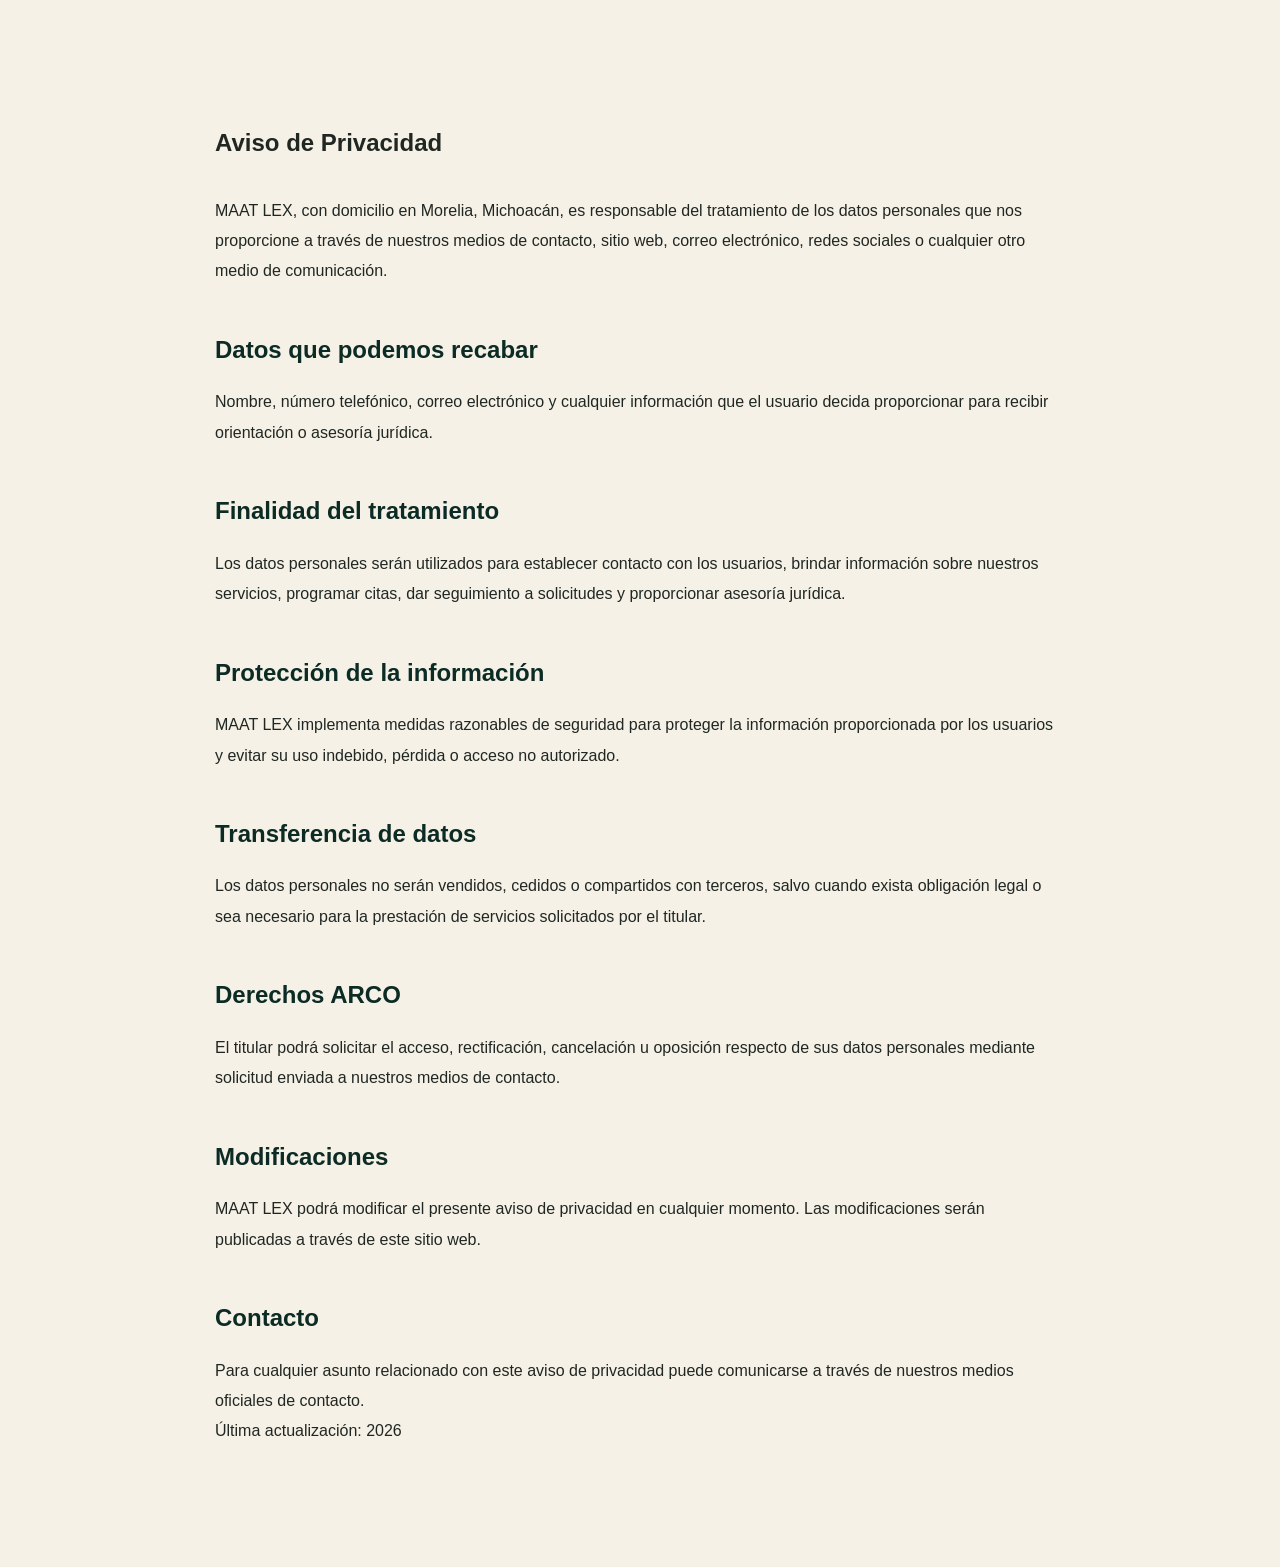
<file: aviso-privacidad.html>
<!DOCTYPE html>

<html lang="es">

<head>

<meta charset="UTF-8">

<meta name="viewport" content="width=device-width, initial-scale=1.0">

<title>Aviso de Privacidad | MAAT LEX</title>

<link rel="stylesheet" href="css/style.css">

</head>

<body>

<section class="legal-page">

<h1>Aviso de Privacidad</h1>

<p>
MAAT LEX, con domicilio en Morelia, Michoacán, es responsable del tratamiento de los datos personales que nos proporcione a través de nuestros medios de contacto, sitio web, correo electrónico, redes sociales o cualquier otro medio de comunicación.
</p>

<h2>Datos que podemos recabar</h2>

<p>
Nombre, número telefónico, correo electrónico y cualquier información que el usuario decida proporcionar para recibir orientación o asesoría jurídica.
</p>

<h2>Finalidad del tratamiento</h2>

<p>
Los datos personales serán utilizados para establecer contacto con los usuarios, brindar información sobre nuestros servicios, programar citas, dar seguimiento a solicitudes y proporcionar asesoría jurídica.
</p>

<h2>Protección de la información</h2>

<p>
MAAT LEX implementa medidas razonables de seguridad para proteger la información proporcionada por los usuarios y evitar su uso indebido, pérdida o acceso no autorizado.
</p>

<h2>Transferencia de datos</h2>

<p>
Los datos personales no serán vendidos, cedidos o compartidos con terceros, salvo cuando exista obligación legal o sea necesario para la prestación de servicios solicitados por el titular.
</p>

<h2>Derechos ARCO</h2>

<p>
El titular podrá solicitar el acceso, rectificación, cancelación u oposición respecto de sus datos personales mediante solicitud enviada a nuestros medios de contacto.
</p>

<h2>Modificaciones</h2>

<p>
MAAT LEX podrá modificar el presente aviso de privacidad en cualquier momento. Las modificaciones serán publicadas a través de este sitio web.
</p>

<h2>Contacto</h2>

<p>
Para cualquier asunto relacionado con este aviso de privacidad puede comunicarse a través de nuestros medios oficiales de contacto.
</p>

<p>
Última actualización: 2026
</p>

</section>

</body>

</html>
</file>
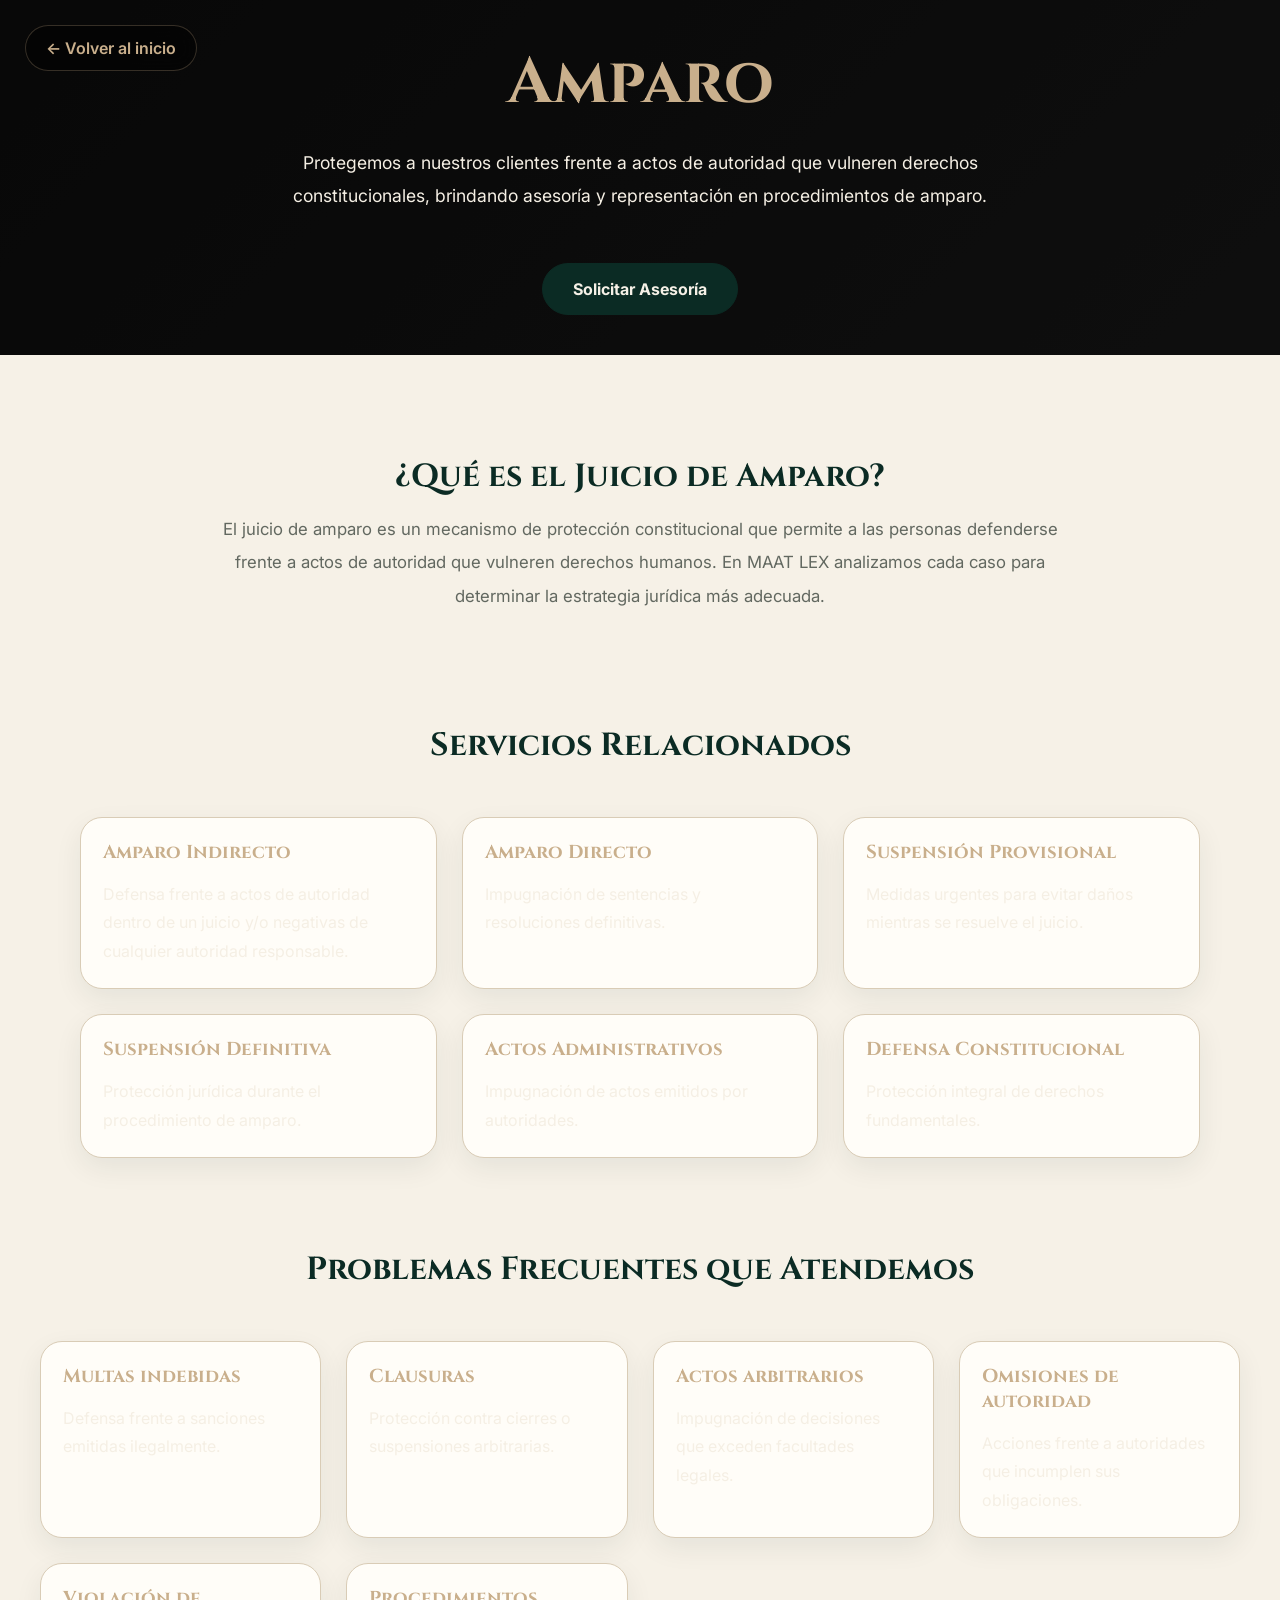
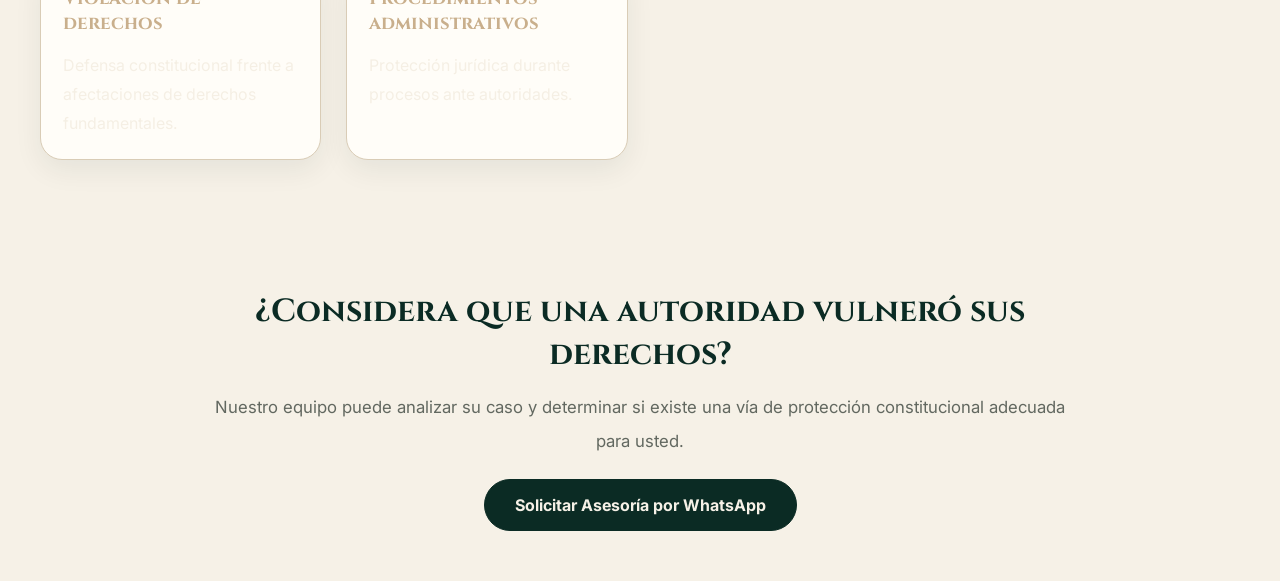
<file: pages/amparo.html>
<!DOCTYPE html>
<html lang="es">

<head>

<meta charset="UTF-8">
<meta name="viewport" content="width=device-width, initial-scale=1.0">

<title>Amparo | MAAT LEX</title>

<link rel="stylesheet" href="../css/style.css">

<link rel="preconnect" href="https://fonts.googleapis.com">
<link rel="preconnect" href="https://fonts.gstatic.com" crossorigin>

<link href="https://fonts.googleapis.com/css2?family=Cinzel:wght@400;500;600;700&family=Inter:wght@300;400;500;600&display=swap" rel="stylesheet">

</head>

<body>

<body>

<a href="../index.html" class="back-home">

← Volver al inicio

</a>

<header class="internal-hero">

<div class="internal-overlay"></div>

<div class="internal-content">

<h1>Amparo</h1>

<p>

Protegemos a nuestros clientes frente a actos de autoridad que vulneren derechos constitucionales, brindando asesoría y representación en procedimientos de amparo.
</p>

<a href="https://wa.me/524439356776" class="hero-btn">

Solicitar Asesoría

</a>

</div>

</header>

<section class="info-section">

<h2 class="section-title">
¿Qué es el Juicio de Amparo?
</h2>

<p class="section-text">

El juicio de amparo es un mecanismo de protección constitucional que permite a las personas defenderse frente a actos de autoridad que vulneren derechos humanos. En MAAT LEX analizamos cada caso para determinar la estrategia jurídica más adecuada.
</p>

</section>

<section class="services-detail">

<h2 class="section-title">
Servicios Relacionados
</h2>

<div class="detail-grid">

<div class="detail-card">
<h3>Amparo Indirecto</h3>
<p>Defensa frente a actos de autoridad dentro de un juicio y/o negativas de cualquier autoridad responsable.</p>
</div>

<div class="detail-card">
<h3>Amparo Directo</h3>
<p>Impugnación de sentencias y resoluciones definitivas.</p>
</div>

<div class="detail-card">
<h3>Suspensión Provisional</h3>
<p>Medidas urgentes para evitar daños mientras se resuelve el juicio.</p>
</div>

<div class="detail-card">
<h3>Suspensión Definitiva</h3>
<p>Protección jurídica durante el procedimiento de amparo.</p>
</div>

<div class="detail-card">
<h3>Actos Administrativos</h3>
<p>Impugnación de actos emitidos por autoridades.</p>
</div>

<div class="detail-card">
<h3>Defensa Constitucional</h3>
<p>Protección integral de derechos fundamentales.</p>
</div>

</div>

</section>

<section class="problems-section">

<h2 class="section-title">
Problemas Frecuentes que Atendemos
</h2>

<div class="detail-grid">

<div class="detail-card">
<h3>Multas indebidas</h3>
<p>Defensa frente a sanciones emitidas ilegalmente.</p>
</div>

<div class="detail-card">
<h3>Clausuras</h3>
<p>Protección contra cierres o suspensiones arbitrarias.</p>
</div>

<div class="detail-card">
<h3>Actos arbitrarios</h3>
<p>Impugnación de decisiones que exceden facultades legales.</p>
</div>

<div class="detail-card">
<h3>Omisiones de autoridad</h3>
<p>Acciones frente a autoridades que incumplen sus obligaciones.</p>
</div>

<div class="detail-card">
<h3>Violación de derechos</h3>
<p>Defensa constitucional frente a afectaciones de derechos fundamentales.</p>
</div>

<div class="detail-card">
<h3>Procedimientos administrativos</h3>
<p>Protección jurídica durante procesos ante autoridades.</p>
</div>

</div>

</section>

<section class="cta-section">

<h2 class="section-title">
¿Considera que una autoridad vulneró sus derechos?
</h2>

<p class="section-text">

Nuestro equipo puede analizar su caso y determinar si existe una vía de protección constitucional adecuada para usted.</p>

<a href="https://wa.me/524439356776" target="_blank" class="hero-btn">

Solicitar Asesoría por WhatsApp

</a>

</section>

</body>

</html>
</file>
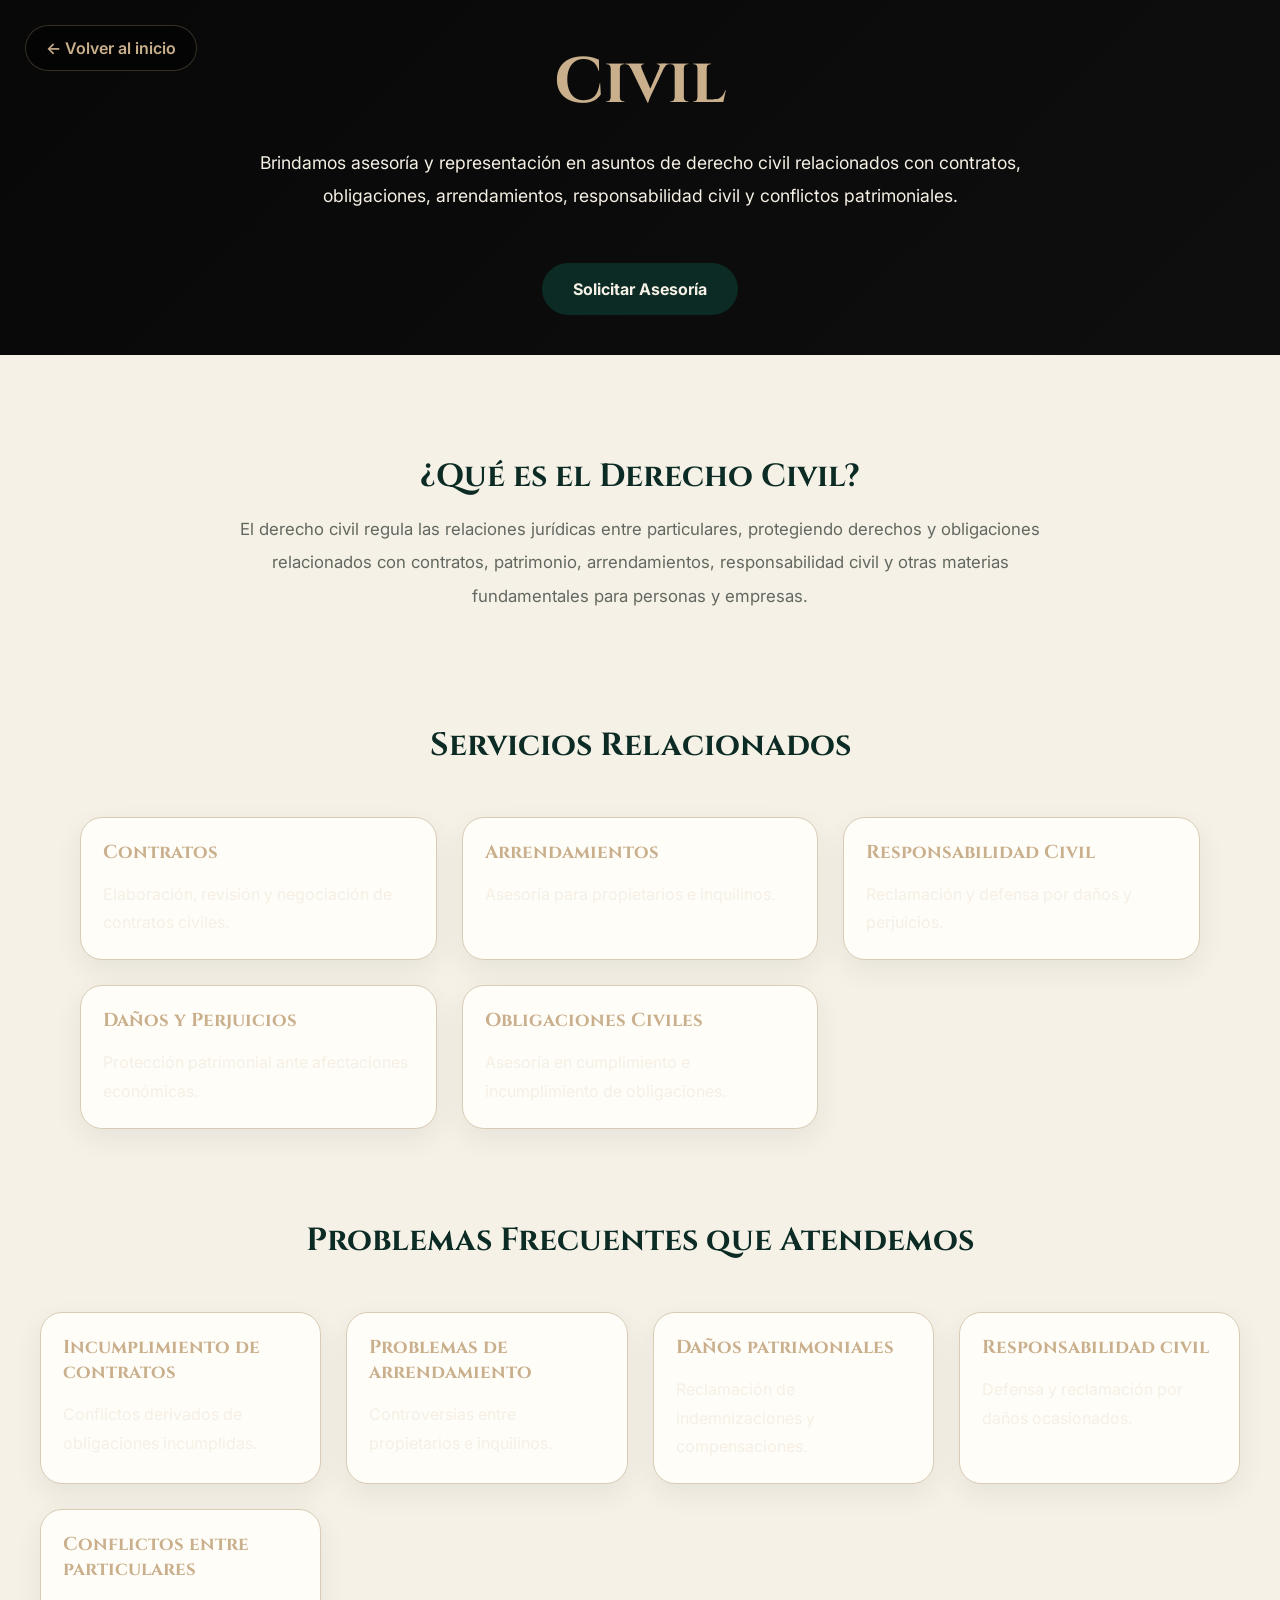
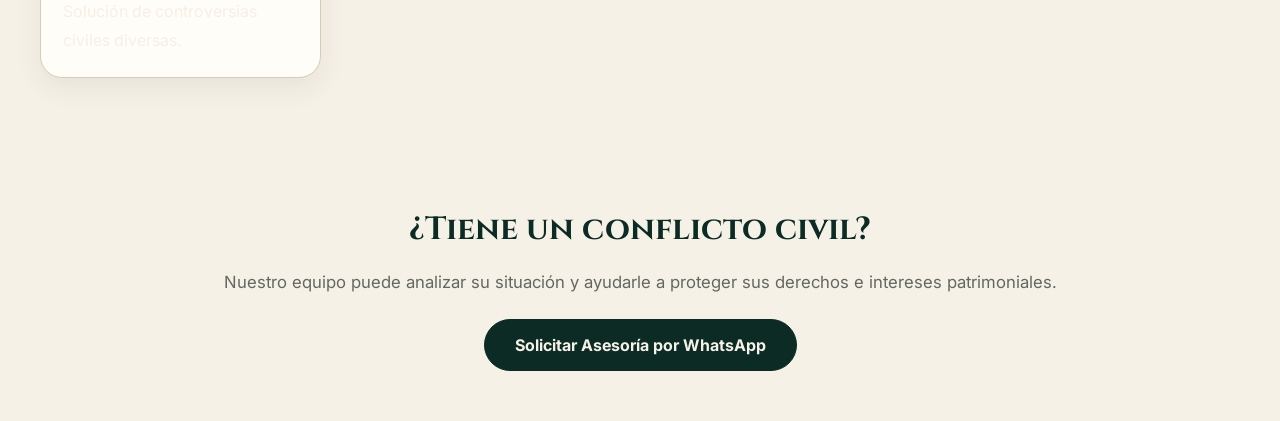
<file: pages/civil.html>
<!DOCTYPE html>
<html lang="es">

<head>

<meta charset="UTF-8">
<meta name="viewport" content="width=device-width, initial-scale=1.0">

<title>Civil | MAAT LEX</title>

<link rel="stylesheet" href="../css/style.css">

<link rel="preconnect" href="https://fonts.googleapis.com">
<link rel="preconnect" href="https://fonts.gstatic.com" crossorigin>

<link href="https://fonts.googleapis.com/css2?family=Cinzel:wght@400;500;600;700&family=Inter:wght@300;400;500;600&display=swap" rel="stylesheet">

</head>

<body>

<body>

<a href="../index.html" class="back-home">

← Volver al inicio

</a>

<header class="internal-hero">

<div class="internal-overlay"></div>

<div class="internal-content">

<h1>Civil</h1>

<p>

Brindamos asesoría y representación en asuntos de derecho civil relacionados con contratos, obligaciones, arrendamientos, responsabilidad civil y conflictos patrimoniales.
</p>

<a href="https://wa.me/524439356776" class="hero-btn">

Solicitar Asesoría

</a>

</div>

</header>

<section class="info-section">

<h2 class="section-title">
¿Qué es el Derecho Civil?
</h2>

<p class="section-text">

El derecho civil regula las relaciones jurídicas entre particulares, protegiendo derechos y obligaciones relacionados con contratos, patrimonio, arrendamientos, responsabilidad civil y otras materias fundamentales para personas y empresas.
    </p>

</section>

<section class="services-detail">

<h2 class="section-title">
Servicios Relacionados
</h2>

<div class="detail-grid">

<div class="detail-card">
<h3>Contratos</h3>
<p>Elaboración, revisión y negociación de contratos civiles.</p>
</div>

<div class="detail-card">
<h3>Arrendamientos</h3>
<p>Asesoría para propietarios e inquilinos.</p>
</div>

<div class="detail-card">
<h3>Responsabilidad Civil</h3>
<p>Reclamación y defensa por daños y perjuicios.</p>
</div>

<div class="detail-card">
<h3>Daños y Perjuicios</h3>
<p>Protección patrimonial ante afectaciones económicas.</p>
</div>

<div class="detail-card">
<h3>Obligaciones Civiles</h3>
<p>Asesoría en cumplimiento e incumplimiento de obligaciones.</p>
</div>  

</div>

</section>

<section class="problems-section">

<h2 class="section-title">
Problemas Frecuentes que Atendemos
</h2>

<div class="detail-grid">

<div class="detail-card">
<h3>Incumplimiento de contratos</h3>
<p>Conflictos derivados de obligaciones incumplidas.</p>
</div>

<div class="detail-card">
<h3>Problemas de arrendamiento</h3>
<p>Controversias entre propietarios e inquilinos.</p>
</div>

<div class="detail-card">
<h3>Daños patrimoniales</h3>
<p>Reclamación de indemnizaciones y compensaciones.</p>
</div>

<div class="detail-card">
<h3>Responsabilidad civil</h3>
<p>Defensa y reclamación por daños ocasionados.</p>
</div>

<div class="detail-card">
<h3>Conflictos entre particulares</h3>
<p>Solución de controversias civiles diversas.</p>
</div>

</div>

</section>

<section class="cta-section">

<h2 class="section-title">
¿Tiene un conflicto civil?
</h2>

<p class="section-text">

Nuestro equipo puede analizar su situación y ayudarle a proteger sus derechos e intereses patrimoniales.
</p>


<a href="https://wa.me/524439356776" target="_blank" class="hero-btn">

Solicitar Asesoría por WhatsApp

</a>

</section>

</body>

</html>
</file>
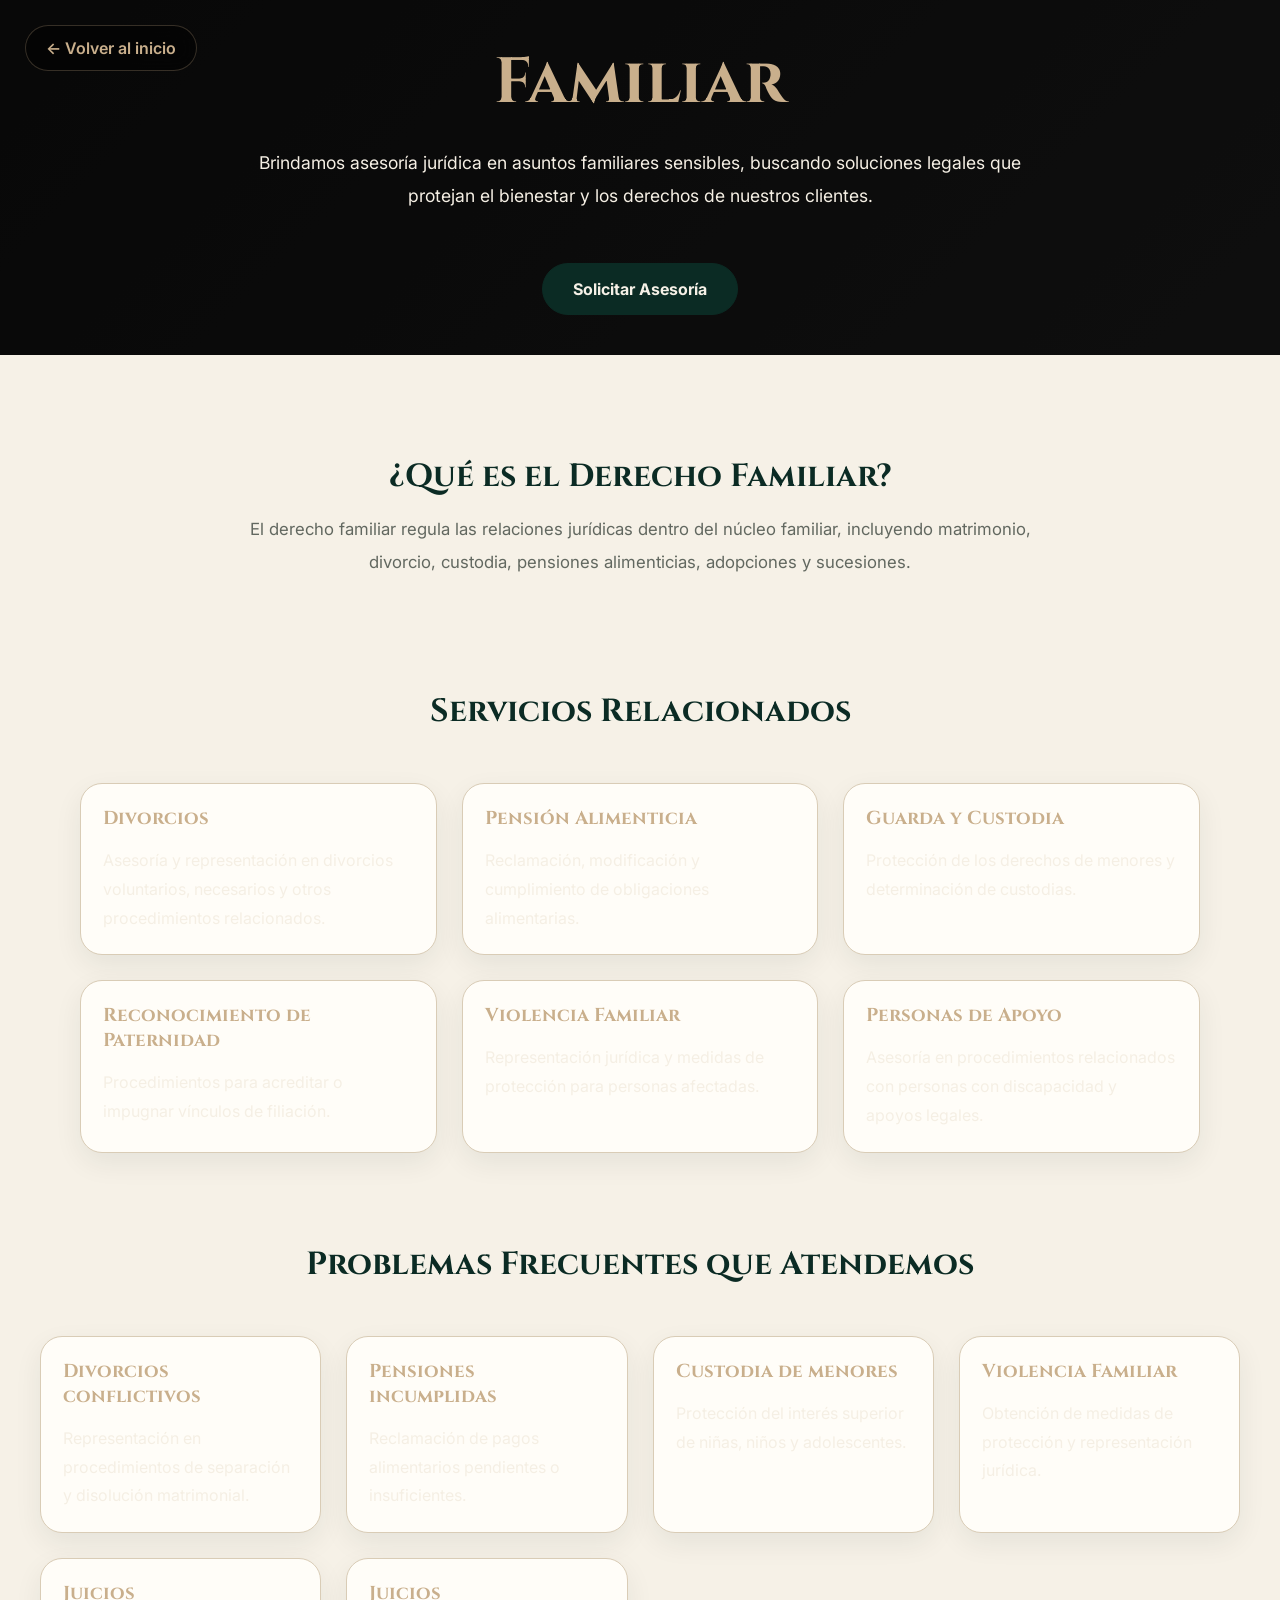
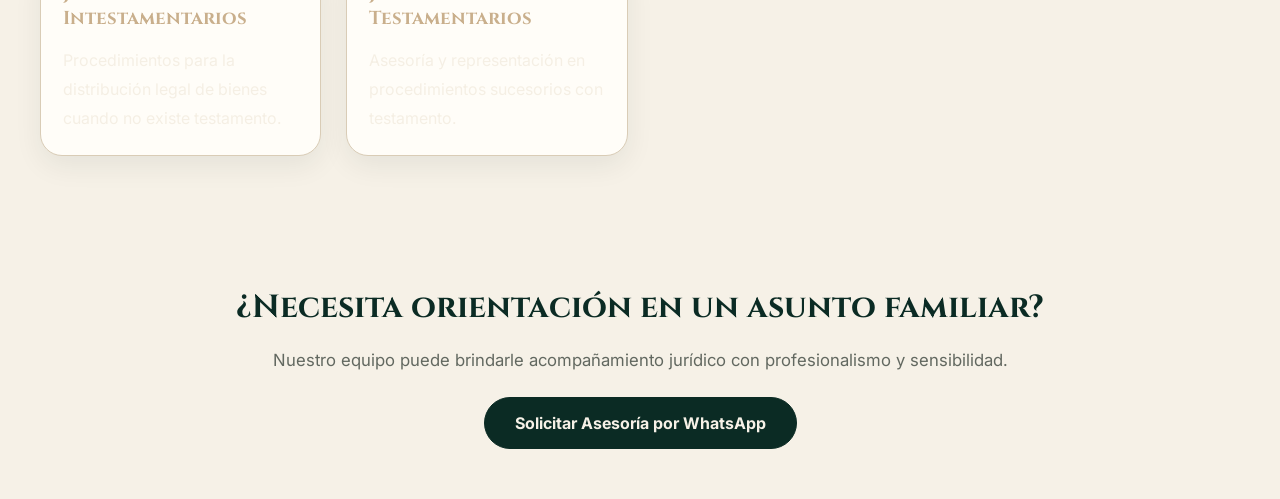
<file: pages/familiar.html>
<!DOCTYPE html>
<html lang="es">

<head>

<meta charset="UTF-8">
<meta name="viewport" content="width=device-width, initial-scale=1.0">

<title>Familiar | MAAT LEX</title>

<link rel="stylesheet" href="../css/style.css">

<link rel="preconnect" href="https://fonts.googleapis.com">
<link rel="preconnect" href="https://fonts.gstatic.com" crossorigin>

<link href="https://fonts.googleapis.com/css2?family=Cinzel:wght@400;500;600;700&family=Inter:wght@300;400;500;600&display=swap" rel="stylesheet">

</head>

<body>

<body>

<a href="../index.html" class="back-home">

← Volver al inicio

</a>

<header class="internal-hero">

<div class="internal-overlay"></div>

<div class="internal-content">

<h1>Familiar</h1>

<p>

Brindamos asesoría jurídica en asuntos familiares sensibles, buscando soluciones legales que protejan el bienestar y los derechos de nuestros clientes.
</p>

<a href="https://wa.me/524439356776" class="hero-btn">

Solicitar Asesoría

</a>

</div>

</header>

<section class="info-section">

<h2 class="section-title">
¿Qué es el Derecho Familiar?
</h2>

<p class="section-text">

El derecho familiar regula las relaciones jurídicas dentro del núcleo familiar, incluyendo matrimonio, divorcio, custodia, pensiones alimenticias, adopciones y sucesiones.
</p>

</section>

<section class="services-detail">

<h2 class="section-title">
Servicios Relacionados
</h2>

<div class="detail-grid">

<div class="detail-card">
<h3>Divorcios</h3>
<p>Asesoría y representación en divorcios voluntarios, necesarios y otros procedimientos relacionados.</p>
</div>

<div class="detail-card">
<h3>Pensión Alimenticia</h3>
<p>Reclamación, modificación y cumplimiento de obligaciones alimentarias.</p>
</div>

<div class="detail-card">
<h3>Guarda y Custodia</h3>
<p>Protección de los derechos de menores y determinación de custodias.</p>
</div>

<div class="detail-card">
<h3>Reconocimiento de Paternidad</h3>
<p>Procedimientos para acreditar o impugnar vínculos de filiación.</p>
</div>

<div class="detail-card">
<h3>Violencia Familiar</h3>
<p>Representación jurídica y medidas de protección para personas afectadas.</p>
</div>  

<div class="detail-card">
<h3>Personas de Apoyo</h3>
<p>Asesoría en procedimientos relacionados con personas con discapacidad y apoyos legales.</p>
</div>  

</div>

</section>

<section class="problems-section">

<h2 class="section-title">
Problemas Frecuentes que Atendemos
</h2>

<div class="detail-grid">

<div class="detail-card">
<h3>Divorcios conflictivos</h3>
<p>Representación en procedimientos de separación y disolución matrimonial.</p>
</div>

<div class="detail-card">
<h3>Pensiones incumplidas</h3>
<p>Reclamación de pagos alimentarios pendientes o insuficientes.</p>
</div>

<div class="detail-card">
<h3>Custodia de menores</h3>
<p>Protección del interés superior de niñas, niños y adolescentes.</p>
</div>

<div class="detail-card">
<h3>Violencia Familiar</h3>
<p>Obtención de medidas de protección y representación jurídica.</p>
</div>

<div class="detail-card">
<h3>Juicios Intestamentarios</h3>
<p>Procedimientos para la distribución legal de bienes cuando no existe testamento.</p>
</div>

<div class="detail-card">
<h3>Juicios Testamentarios</h3>
<p>Asesoría y representación en procedimientos sucesorios con testamento.</p>
</div>

</div>

</section>

<section class="cta-section">

<h2 class="section-title">
¿Necesita orientación en un asunto familiar?
</h2>

<p class="section-text">

Nuestro equipo puede brindarle acompañamiento jurídico con profesionalismo y sensibilidad.
</p>


<a href="https://wa.me/524439356776" target="_blank" class="hero-btn">

Solicitar Asesoría por WhatsApp

</a>

</section>

</body>

</html>
</file>
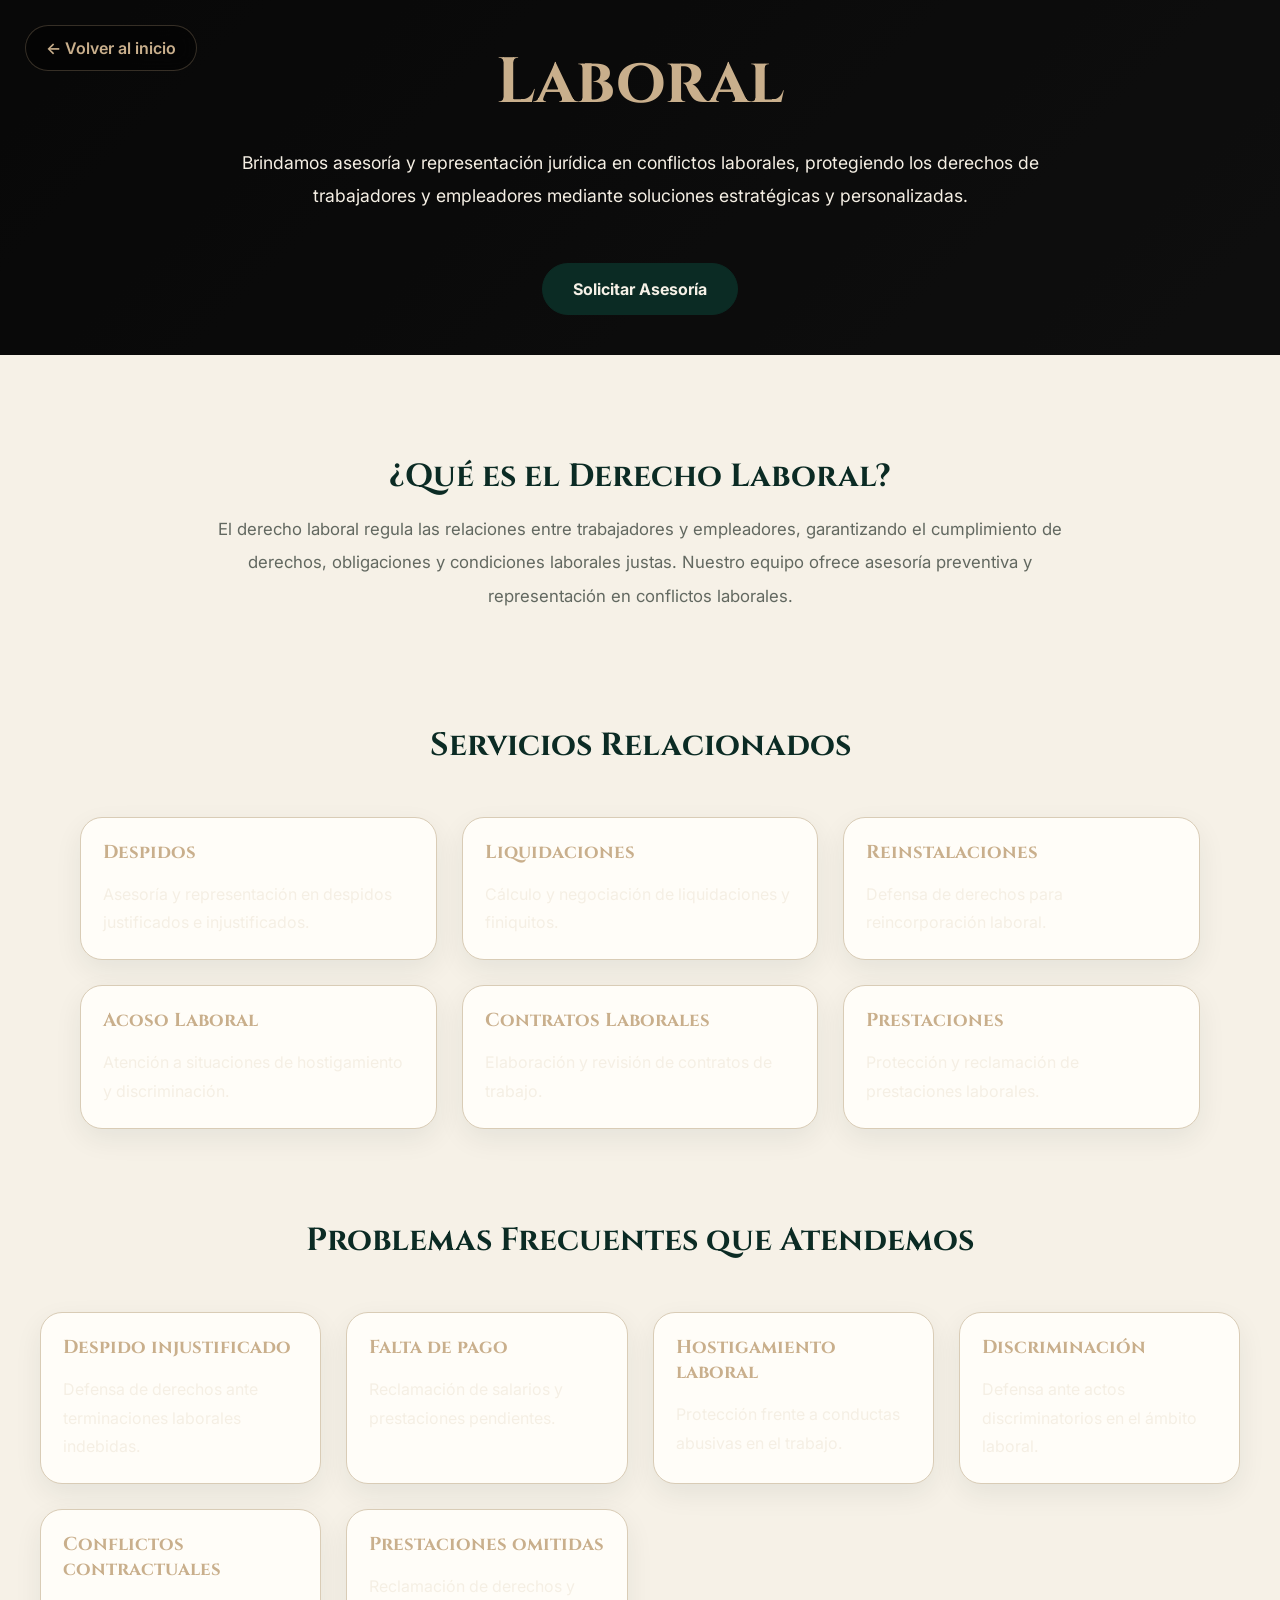
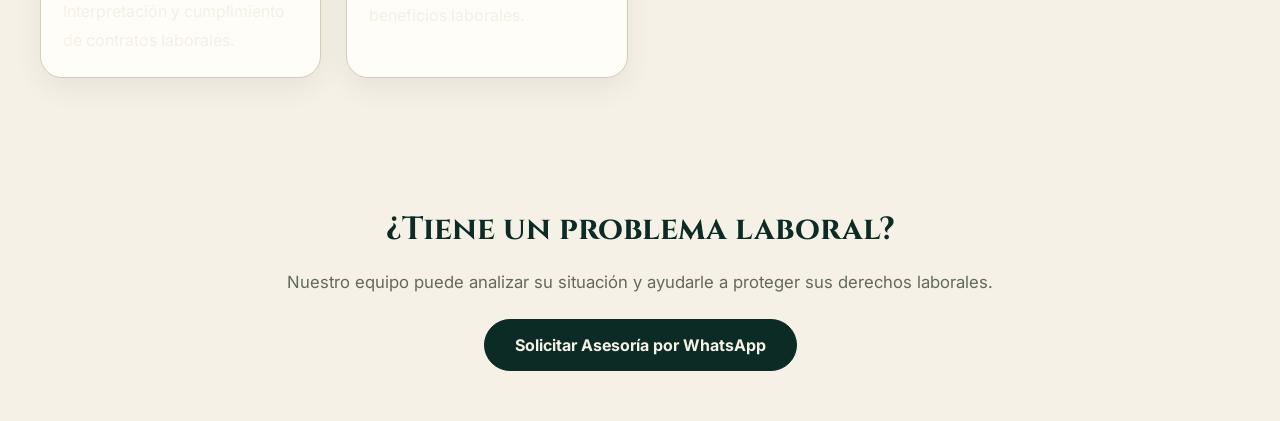
<file: pages/laboral.html>
<!DOCTYPE html>
<html lang="es">

<head>

<meta charset="UTF-8">
<meta name="viewport" content="width=device-width, initial-scale=1.0">

<title>Laboral | MAAT LEX</title>

<link rel="stylesheet" href="../css/style.css">

<link rel="preconnect" href="https://fonts.googleapis.com">
<link rel="preconnect" href="https://fonts.gstatic.com" crossorigin>

<link href="https://fonts.googleapis.com/css2?family=Cinzel:wght@400;500;600;700&family=Inter:wght@300;400;500;600&display=swap" rel="stylesheet">

</head>

<body>

<body>

<a href="../index.html" class="back-home">

← Volver al inicio

</a>

<header class="internal-hero">

<div class="internal-overlay"></div>

<div class="internal-content">

<h1>Laboral</h1>

<p>

Brindamos asesoría y representación jurídica en conflictos laborales, protegiendo los derechos de trabajadores y empleadores mediante soluciones estratégicas y personalizadas.
</p>

<a href="https://wa.me/524439356776" class="hero-btn">

Solicitar Asesoría

</a>

</div>

</header>

<section class="info-section">

<h2 class="section-title">
¿Qué es el Derecho Laboral?
</h2>

<p class="section-text">

El derecho laboral regula las relaciones entre trabajadores y empleadores, garantizando el cumplimiento de derechos, obligaciones y condiciones laborales justas. Nuestro equipo ofrece asesoría preventiva y representación en conflictos laborales.
</p>

</section>

<section class="services-detail">

<h2 class="section-title">
Servicios Relacionados
</h2>

<div class="detail-grid">

<div class="detail-card">
<h3>Despidos</h3>
<p>Asesoría y representación en despidos justificados e injustificados.</p>
</div>

<div class="detail-card">
<h3>Liquidaciones</h3>
<p>Cálculo y negociación de liquidaciones y finiquitos.</p>
</div>

<div class="detail-card">
<h3>Reinstalaciones</h3>
<p>Defensa de derechos para reincorporación laboral.</p>
</div>

<div class="detail-card">
<h3>Acoso Laboral</h3>
<p>Atención a situaciones de hostigamiento y discriminación.</p>
</div>

<div class="detail-card">
<h3>Contratos Laborales</h3>
<p>Elaboración y revisión de contratos de trabajo.</p>
</div>  

<div class="detail-card">
<h3>Prestaciones</h3>
<p>Protección y reclamación de prestaciones laborales.</p>
</div>  

</div>

</section>

<section class="problems-section">

<h2 class="section-title">
Problemas Frecuentes que Atendemos
</h2>

<div class="detail-grid">

<div class="detail-card">
<h3>Despido injustificado</h3>
<p>Defensa de derechos ante terminaciones laborales indebidas.</p>
</div>

<div class="detail-card">
<h3>Falta de pago</h3>
<p>Reclamación de salarios y prestaciones pendientes.</p>
</div>

<div class="detail-card">
<h3>Hostigamiento laboral</h3>
<p>Protección frente a conductas abusivas en el trabajo.</p>
</div>

<div class="detail-card">
<h3>Discriminación</h3>
<p>Defensa ante actos discriminatorios en el ámbito laboral.</p>
</div>

<div class="detail-card">
<h3>Conflictos contractuales</h3>
<p>Interpretación y cumplimiento de contratos laborales.</p>
</div>

<div class="detail-card">
<h3>Prestaciones omitidas</h3>
<p>Reclamación de derechos y beneficios laborales.</p>
</div>

</div>

</section>

<section class="cta-section">

<h2 class="section-title">
¿Tiene un problema laboral?
</h2>

<p class="section-text">

Nuestro equipo puede analizar su situación y ayudarle a proteger sus derechos laborales.
</p>


<a href="https://wa.me/524439356776" target="_blank" class="hero-btn">

Solicitar Asesoría por WhatsApp

</a>

</section>

</body>

</html>
</file>
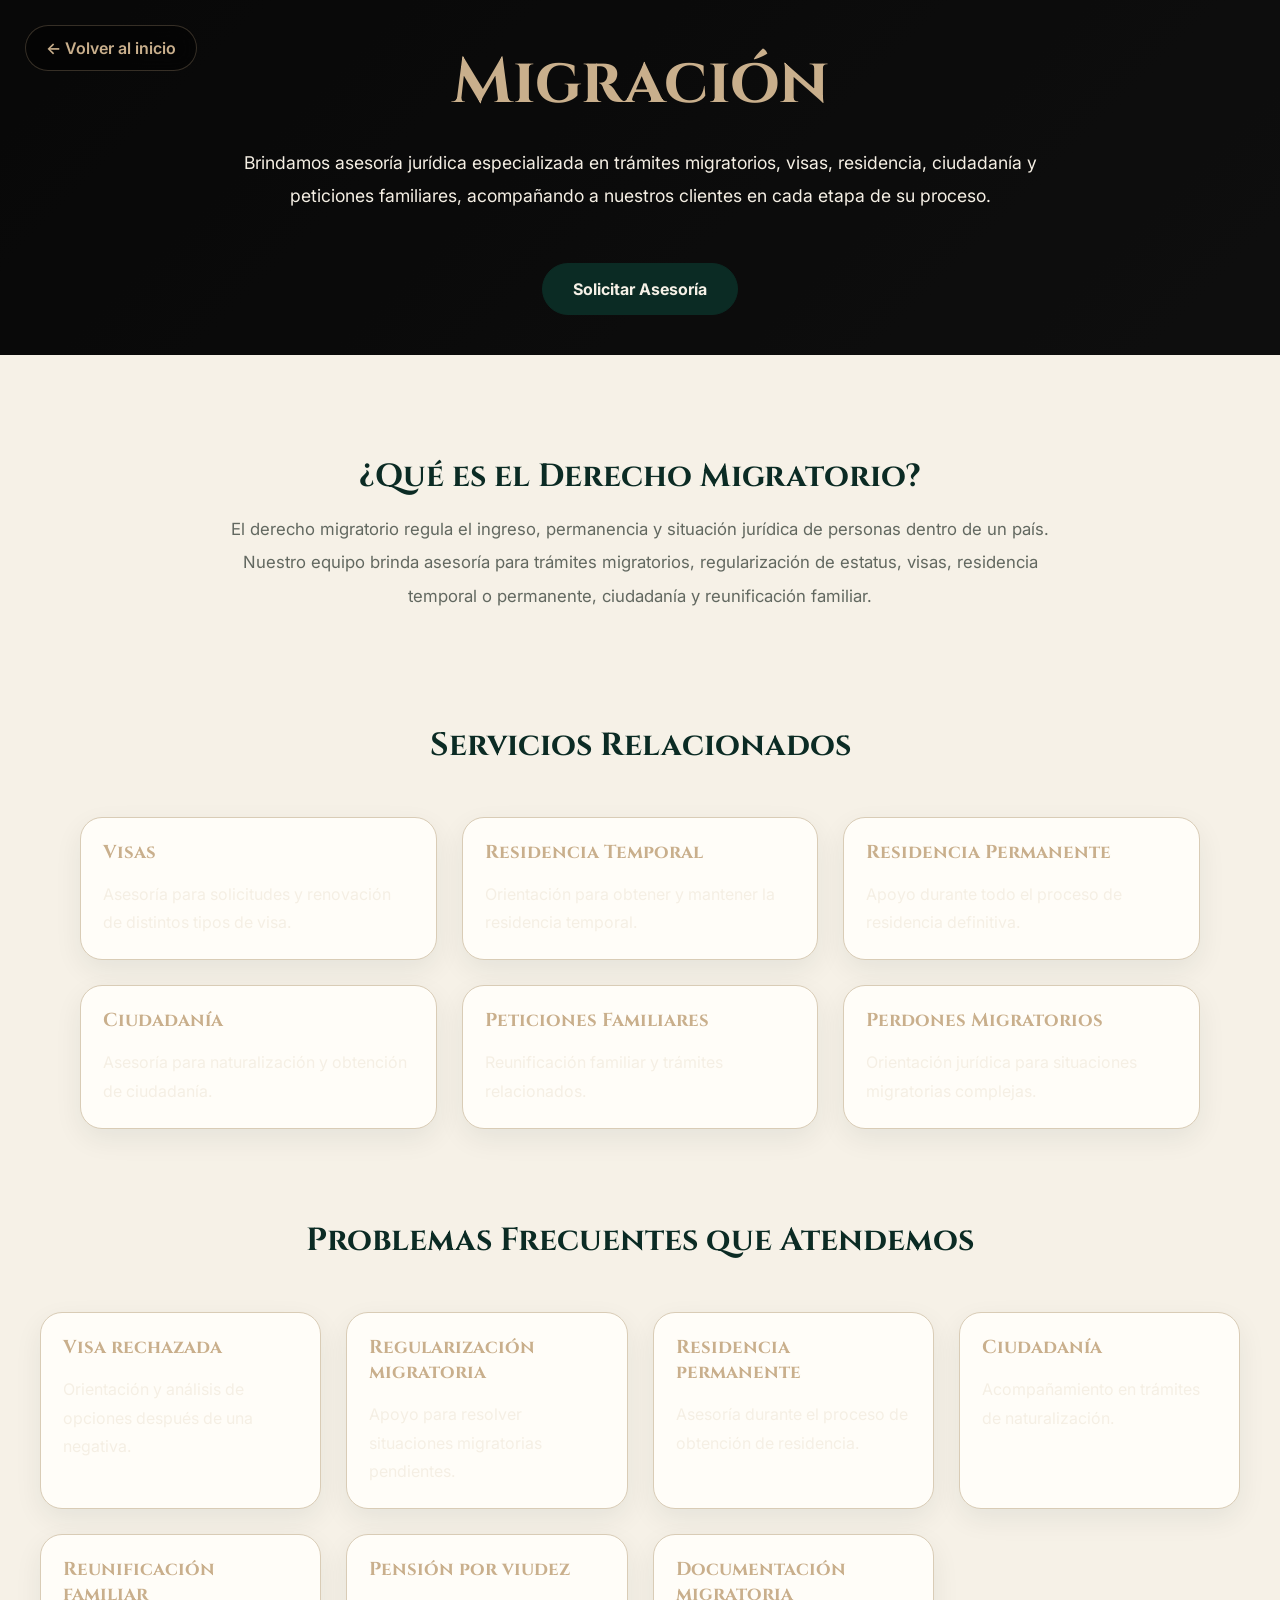
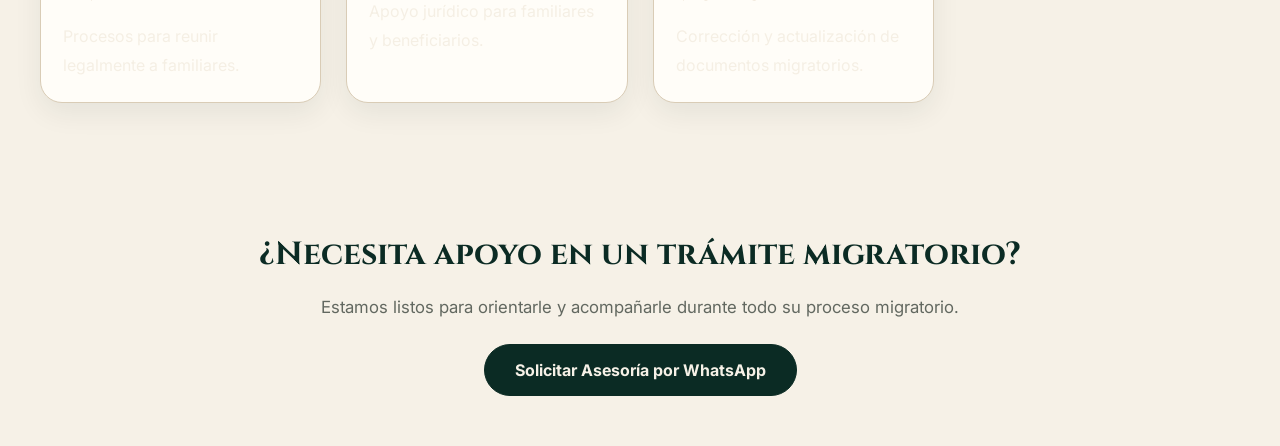
<file: pages/migracion.html>
<!DOCTYPE html>
<html lang="es">

<head>

<meta charset="UTF-8">
<meta name="viewport" content="width=device-width, initial-scale=1.0">

<title>Migración | MAAT LEX</title>

<link rel="stylesheet" href="../css/style.css">

<link rel="preconnect" href="https://fonts.googleapis.com">
<link rel="preconnect" href="https://fonts.gstatic.com" crossorigin>

<link href="https://fonts.googleapis.com/css2?family=Cinzel:wght@400;500;600;700&family=Inter:wght@300;400;500;600&display=swap" rel="stylesheet">

</head>

<body>

<body>

<a href="../index.html" class="back-home">

← Volver al inicio

</a>

<header class="internal-hero">

<div class="internal-overlay"></div>

<div class="internal-content">

<h1>Migración</h1>

<p>

Brindamos asesoría jurídica especializada en trámites migratorios, visas, residencia, ciudadanía y peticiones familiares, acompañando a nuestros clientes en cada etapa de su proceso.
</p>

<a href="https://wa.me/524439356776" class="hero-btn">

Solicitar Asesoría

</a>

</div>

</header>

<section class="info-section">

<h2 class="section-title">
¿Qué es el Derecho Migratorio?
</h2>

<p class="section-text">

El derecho migratorio regula el ingreso, permanencia y situación jurídica de personas dentro de un país. Nuestro equipo brinda asesoría para trámites migratorios, regularización de estatus, visas, residencia temporal o permanente, ciudadanía y reunificación familiar.

</p>

</section>

<section class="services-detail">

<h2 class="section-title">
Servicios Relacionados
</h2>

<div class="detail-grid">

<div class="detail-card">
<h3>Visas</h3>
<p>Asesoría para solicitudes y renovación de distintos tipos de visa.</p>
</div>

<div class="detail-card">
<h3>Residencia Temporal</h3>
<p>Orientación para obtener y mantener la residencia temporal.</p>
</div>

<div class="detail-card">
<h3>Residencia Permanente</h3>
<p>Apoyo durante todo el proceso de residencia definitiva.</p>
</div>

<div class="detail-card">
<h3>Ciudadanía</h3>
<p>Asesoría para naturalización y obtención de ciudadanía.</p>
</div>

<div class="detail-card">
<h3>Peticiones Familiares</h3>
<p>Reunificación familiar y trámites relacionados.</p>
</div>

<div class="detail-card">
<h3>Perdones Migratorios</h3>
<p>Orientación jurídica para situaciones migratorias complejas.</p>
</div>

</div>

</section>

<section class="problems-section">

<h2 class="section-title">
Problemas Frecuentes que Atendemos
</h2>

<div class="detail-grid">

<div class="detail-card">
<h3>Visa rechazada</h3>
<p>Orientación y análisis de opciones después de una negativa.</p>
</div>

<div class="detail-card">
<h3>Regularización migratoria</h3>
<p>Apoyo para resolver situaciones migratorias pendientes.</p>
</div>

<div class="detail-card">
<h3>Residencia permanente</h3>
<p>Asesoría durante el proceso de obtención de residencia.</p>
</div>

<div class="detail-card">
<h3>Ciudadanía</h3>
<p>Acompañamiento en trámites de naturalización.</p>
</div>

<div class="detail-card">
<h3>Reunificación familiar</h3>
<p>Procesos para reunir legalmente a familiares.</p>
</div>

<div class="detail-card">
<h3>Pensión por viudez</h3>
<p>Apoyo jurídico para familiares y beneficiarios.</p>
</div>

<div class="detail-card">
<h3>Documentación migratoria</h3>
<p>Corrección y actualización de documentos migratorios.</p>
</div>

</div>

</section>

<section class="cta-section">

<h2 class="section-title">
¿Necesita apoyo en un trámite migratorio?
</h2>

<p class="section-text">

Estamos listos para orientarle y acompañarle durante todo su proceso migratorio.
</p>

<a href="https://wa.me/524439356776" target="_blank" class="hero-btn">

Solicitar Asesoría por WhatsApp

</a>

</section>

</body>

</html>
</file>
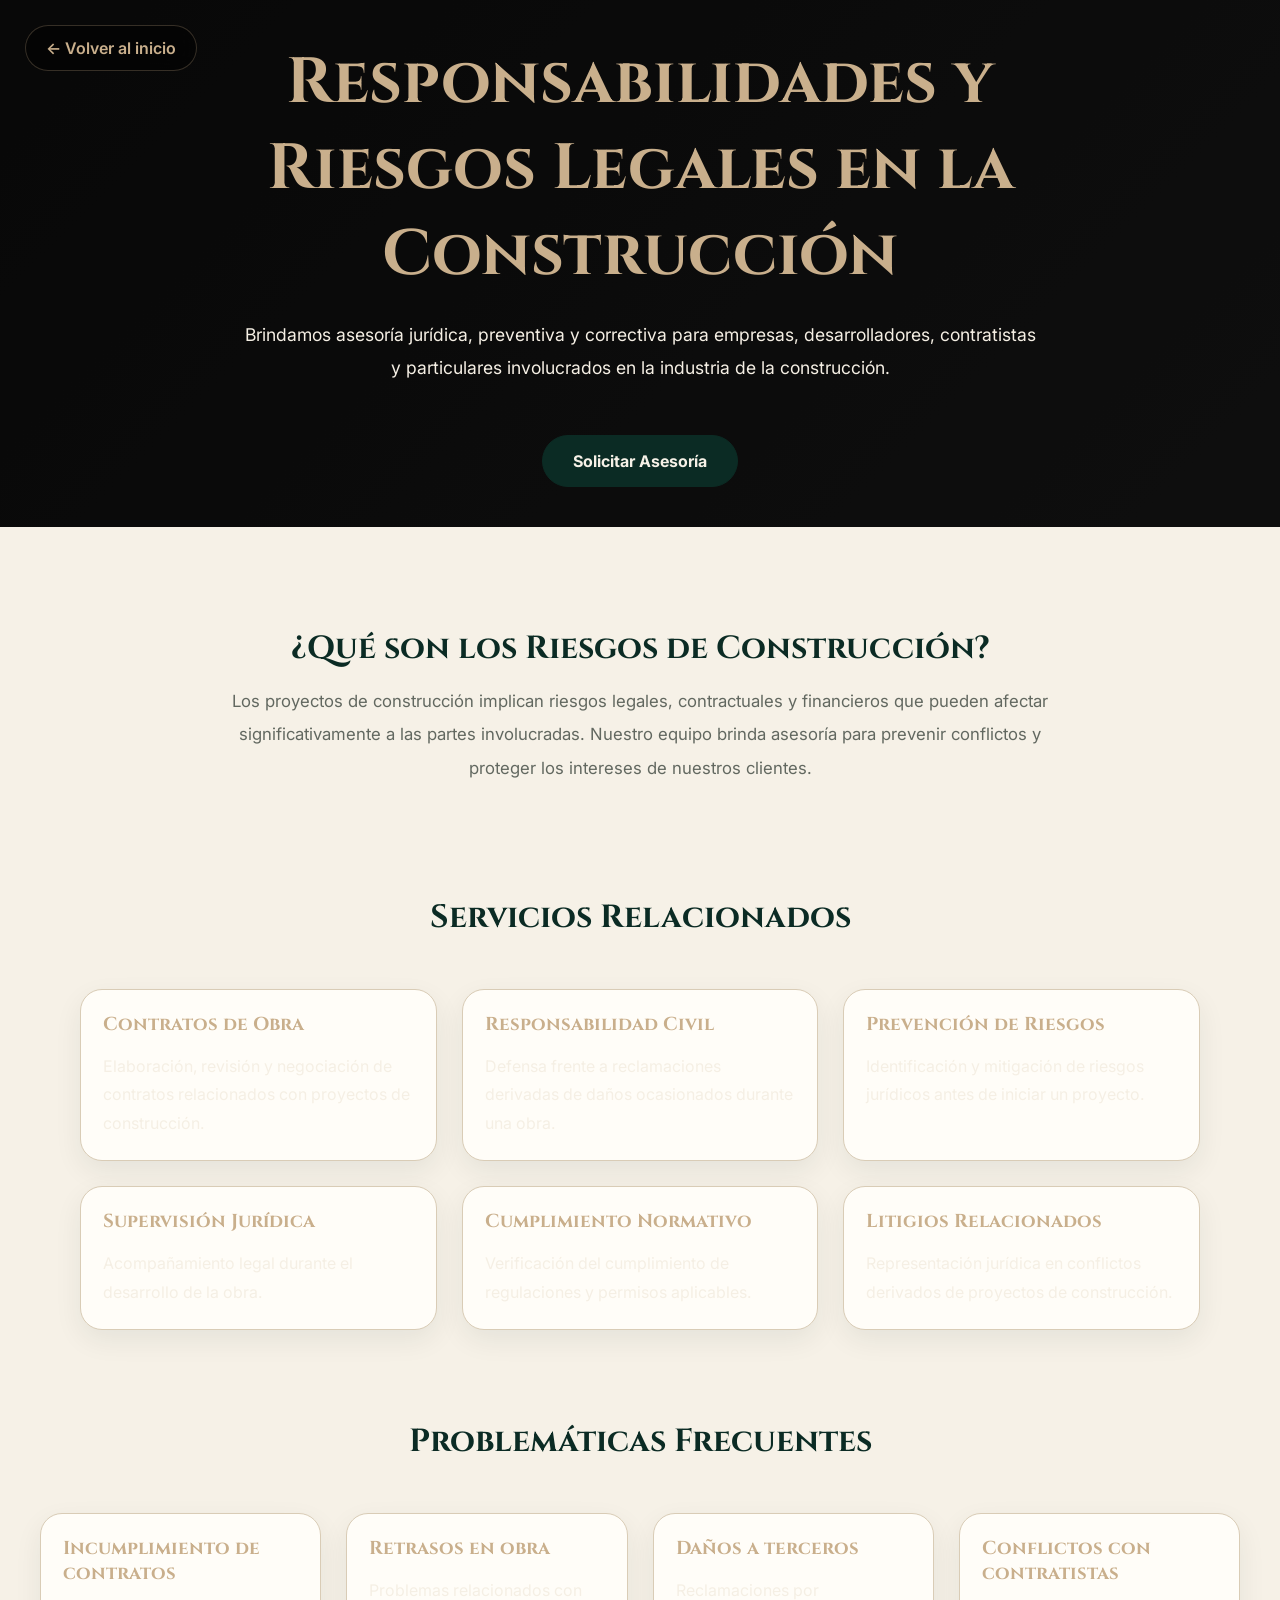
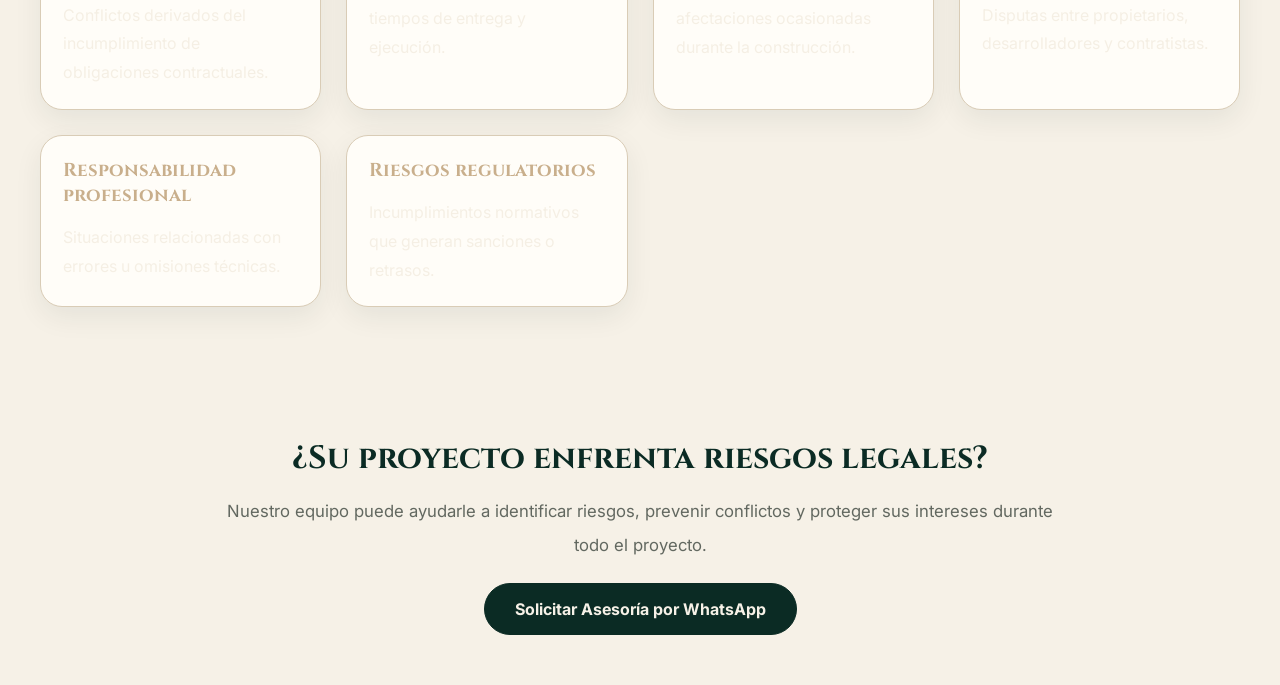
<file: pages/riesgos-construccion.html>
<!DOCTYPE html>
<html lang="es">

<head>

<meta charset="UTF-8">
<meta name="viewport" content="width=device-width, initial-scale=1.0">

<title>Responsabilidades y Riesgos Legales en la Construcción | MAAT LEX</title>

<link rel="stylesheet" href="../css/style.css">

<link rel="preconnect" href="https://fonts.googleapis.com">
<link rel="preconnect" href="https://fonts.gstatic.com" crossorigin>

<link href="https://fonts.googleapis.com/css2?family=Cinzel:wght@400;500;600;700&family=Inter:wght@300;400;500;600&display=swap" rel="stylesheet">

</head>

<body>

<body>

<a href="../index.html" class="back-home">

← Volver al inicio

</a>

<header class="internal-hero">

<div class="internal-overlay"></div>

<div class="internal-content">

<h1>Responsabilidades y Riesgos Legales en la Construcción</h1>

<p>

Brindamos asesoría jurídica, preventiva y correctiva para empresas, desarrolladores, contratistas y particulares involucrados en la industria de la construcción.
</p>

<a href="https://wa.me/524439356776" class="hero-btn">

Solicitar Asesoría

</a>

</div>

</header>

<section class="info-section">

<h2 class="section-title">
¿Qué son los Riesgos de Construcción?
</h2>

<p class="section-text">

Los proyectos de construcción implican riesgos legales, contractuales y financieros que pueden afectar significativamente a las partes involucradas. Nuestro equipo brinda asesoría para prevenir conflictos y proteger los intereses de nuestros clientes.
</p>

</section>

<section class="services-detail">

<h2 class="section-title">
Servicios Relacionados
</h2>

<div class="detail-grid">

<div class="detail-card">
<h3>Contratos de Obra</h3>
<p>Elaboración, revisión y negociación de contratos relacionados con proyectos de construcción.</p>
</div>

<div class="detail-card">
<h3>Responsabilidad Civil</h3>
<p>Defensa frente a reclamaciones derivadas de daños ocasionados durante una obra.</p>
</div>

<div class="detail-card">
<h3>Prevención de Riesgos</h3>
<p>Identificación y mitigación de riesgos jurídicos antes de iniciar un proyecto.</p>
</div>

<div class="detail-card">
<h3>Supervisión Jurídica</h3>
<p>Acompañamiento legal durante el desarrollo de la obra.</p>
</div>

<div class="detail-card">
<h3>Cumplimiento Normativo</h3>
<p>Verificación del cumplimiento de regulaciones y permisos aplicables.</p>
</div>

<div class="detail-card">
<h3>Litigios Relacionados</h3>
<p>Representación jurídica en conflictos derivados de proyectos de construcción.</p>
</div>

</div>

</section>

<section class="problems-section">

<h2 class="section-title">
Problemáticas Frecuentes
</h2>

<div class="detail-grid">

<div class="detail-card">
<h3>Incumplimiento de contratos</h3>
<p>Conflictos derivados del incumplimiento de obligaciones contractuales.</p>
</div>

<div class="detail-card">
<h3>Retrasos en obra</h3>
<p>Problemas relacionados con tiempos de entrega y ejecución.</p>
</div>

<div class="detail-card">
<h3>Daños a terceros</h3>
<p>Reclamaciones por afectaciones ocasionadas durante la construcción.</p>
</div>

<div class="detail-card">
<h3>Conflictos con contratistas</h3>
<p>Disputas entre propietarios, desarrolladores y contratistas.</p>
</div>

<div class="detail-card">
<h3>Responsabilidad profesional</h3>
<p>Situaciones relacionadas con errores u omisiones técnicas.</p>
</div>

<div class="detail-card">
<h3>Riesgos regulatorios</h3>
<p>Incumplimientos normativos que generan sanciones o retrasos.</p>
</div>

</div>

</section>

<section class="cta-section">

<h2 class="section-title">
¿Su proyecto enfrenta riesgos legales?
</h2>

<p class="section-text">

Nuestro equipo puede ayudarle a identificar riesgos, prevenir conflictos y proteger sus intereses durante todo el proyecto.
</p>


<a href="https://wa.me/524439356776" target="_blank" class="hero-btn">

Solicitar Asesoría por WhatsApp

</a>

</section>

</body>

</html>
</file>
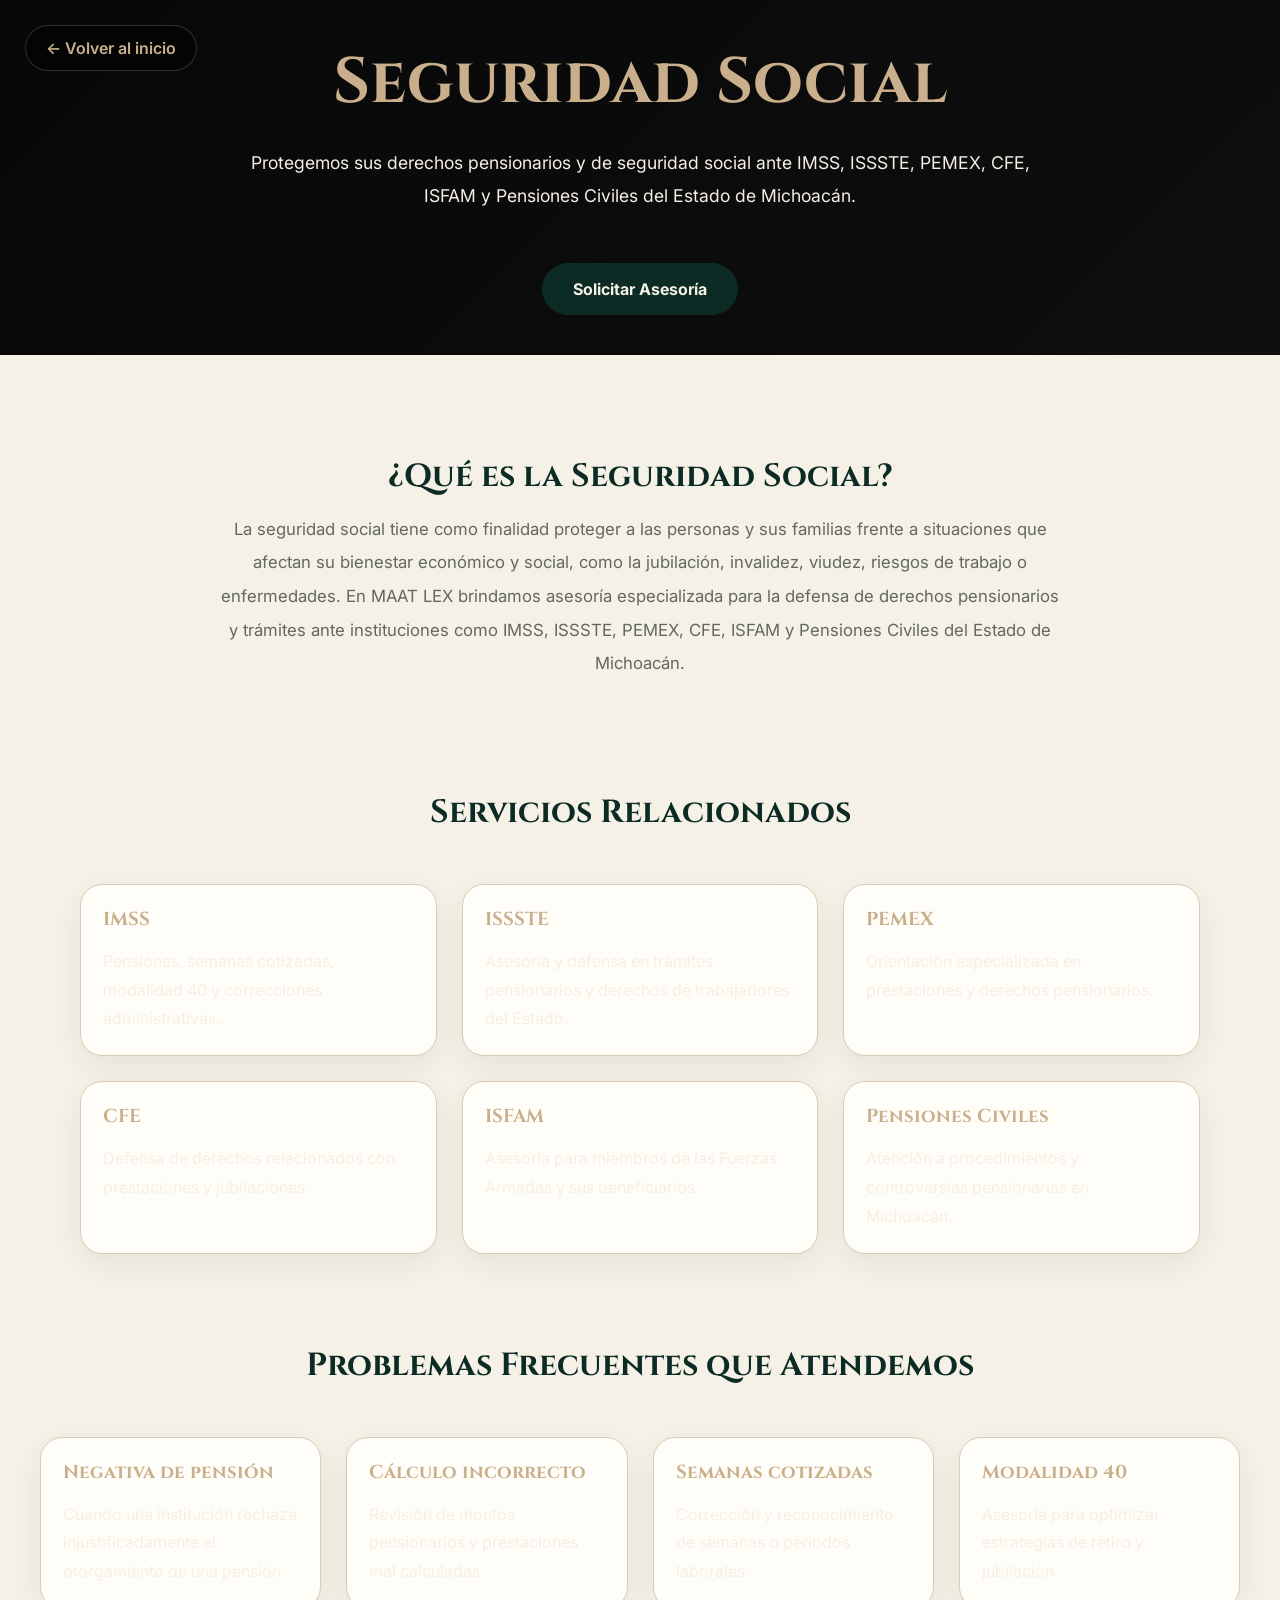
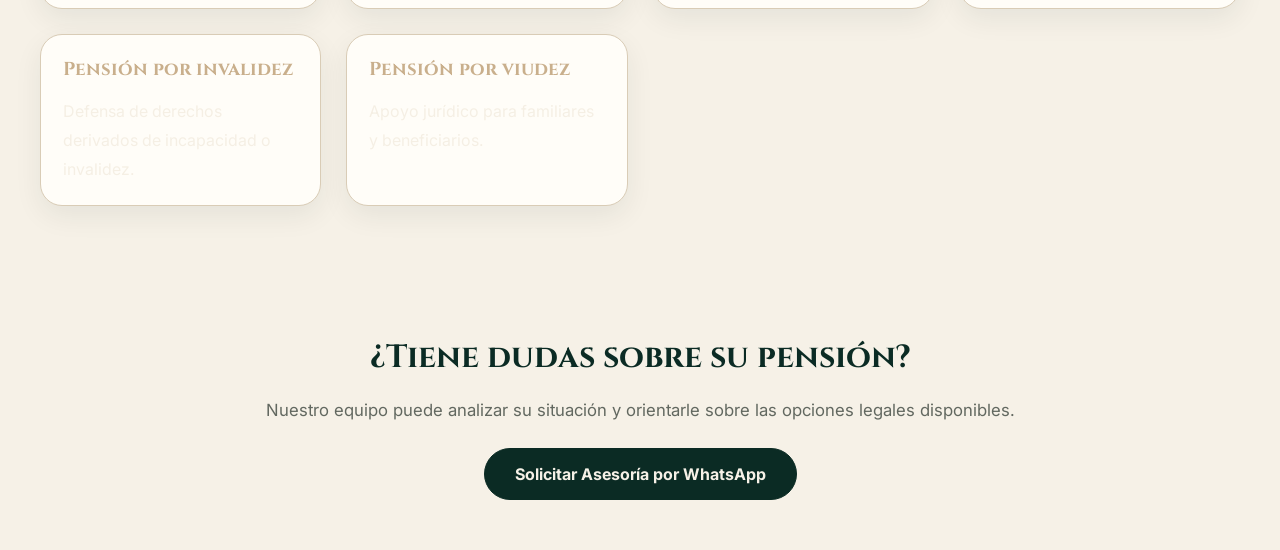
<file: pages/seguridad-social.html>
<!DOCTYPE html>
<html lang="es">

<head>

<meta charset="UTF-8">
<meta name="viewport" content="width=device-width, initial-scale=1.0">

<title>Seguridad Social | MAAT LEX</title>

<link rel="stylesheet" href="../css/style.css">

<link rel="preconnect" href="https://fonts.googleapis.com">
<link rel="preconnect" href="https://fonts.gstatic.com" crossorigin>

<link href="https://fonts.googleapis.com/css2?family=Cinzel:wght@400;500;600;700&family=Inter:wght@300;400;500;600&display=swap" rel="stylesheet">

</head>

<body>

<body>

<a href="../index.html" class="back-home">

← Volver al inicio

</a>

<header class="internal-hero">

<div class="internal-overlay"></div>

<div class="internal-content">

<h1>Seguridad Social</h1>

<p>

Protegemos sus derechos pensionarios y de seguridad social ante IMSS, ISSSTE, PEMEX, CFE, ISFAM y Pensiones Civiles del Estado de Michoacán.

</p>

<a href="https://wa.me/524439356776" class="hero-btn">

Solicitar Asesoría

</a>

</div>

</header>

<section class="info-section">

<h2 class="section-title">
¿Qué es la Seguridad Social?
</h2>

<p class="section-text">

La seguridad social tiene como finalidad proteger a las personas y sus familias frente a situaciones que afectan su bienestar económico y social, como la jubilación, invalidez, viudez, riesgos de trabajo o enfermedades.

En MAAT LEX brindamos asesoría especializada para la defensa de derechos pensionarios y trámites ante instituciones como IMSS, ISSSTE, PEMEX, CFE, ISFAM y Pensiones Civiles del Estado de Michoacán.

</p>

</section>

<section class="services-detail">

<h2 class="section-title">
Servicios Relacionados
</h2>

<div class="detail-grid">

<div class="detail-card">
<h3>IMSS</h3>
<p>Pensiones, semanas cotizadas, modalidad 40 y correcciones administrativas.</p>
</div>

<div class="detail-card">
<h3>ISSSTE</h3>
<p>Asesoría y defensa en trámites pensionarios y derechos de trabajadores del Estado.</p>
</div>

<div class="detail-card">
<h3>PEMEX</h3>
<p>Orientación especializada en prestaciones y derechos pensionarios.</p>
</div>

<div class="detail-card">
<h3>CFE</h3>
<p>Defensa de derechos relacionados con prestaciones y jubilaciones.</p>
</div>

<div class="detail-card">
<h3>ISFAM</h3>
<p>Asesoría para miembros de las Fuerzas Armadas y sus beneficiarios.</p>
</div>

<div class="detail-card">
<h3>Pensiones Civiles</h3>
<p>Atención a procedimientos y controversias pensionarias en Michoacán.</p>
</div>

</div>

</section>

<section class="problems-section">

<h2 class="section-title">
Problemas Frecuentes que Atendemos
</h2>

<div class="detail-grid">

<div class="detail-card">
<h3>Negativa de pensión</h3>
<p>Cuando una institución rechaza injustificadamente el otorgamiento de una pensión.</p>
</div>

<div class="detail-card">
<h3>Cálculo incorrecto</h3>
<p>Revisión de montos pensionarios y prestaciones mal calculadas.</p>
</div>

<div class="detail-card">
<h3>Semanas cotizadas</h3>
<p>Corrección y reconocimiento de semanas o periodos laborales.</p>
</div>

<div class="detail-card">
<h3>Modalidad 40</h3>
<p>Asesoría para optimizar estrategias de retiro y jubilación.</p>
</div>

<div class="detail-card">
<h3>Pensión por invalidez</h3>
<p>Defensa de derechos derivados de incapacidad o invalidez.</p>
</div>

<div class="detail-card">
<h3>Pensión por viudez</h3>
<p>Apoyo jurídico para familiares y beneficiarios.</p>
</div>

</div>

</section>

<section class="cta-section">

<h2 class="section-title">
¿Tiene dudas sobre su pensión?
</h2>

<p class="section-text">

Nuestro equipo puede analizar su situación y orientarle sobre las opciones legales disponibles.

</p>

<a href="https://wa.me/524439356776" target="_blank" class="hero-btn">

Solicitar Asesoría por WhatsApp

</a>

</section>

</body>

</html>
</file>
<file: css/style.css>
/* RESET */

*{
margin:0;
padding:0;
box-sizing:border-box;
}

html{
scroll-behavior:smooth;
}

body{

background:
linear-gradient(
180deg,
#0F1D19 0%,
#11241F 50%,
#0F1D19 100%
);

font-family:'Inter',sans-serif;

color:#F5EFE4;

overflow-x:hidden;

}

/* NAVBAR */

.navbar{

position:fixed;

top:0;

left:0;

width:100%;

height:80px;

padding:0 20px;

display:flex;

justify-content:space-between;

align-items:center;

/*background:rgba(15,29,25,.95)*/

background:rgba(5,15,12,.55);

backdrop-filter:blur(20px);

-webkit-backdrop-filter:blur(20px);

z-index:999;

border-bottom:1px solid rgba(201,175,140,.08);

}

.navbar-logo img{

height: 70px;
    width: auto;
    display: block;

}

#menu-btn{

background:none;

border:none;

color:#C9AF8C;

font-size:2rem;

cursor:pointer;

}

/* MENÚ */

#mobile-menu{

position:fixed;

top:0;

right:-100%;

width:280px;

height:100vh;

background:#10211c;

background:rgba(5,15,12,.78);

backdrop-filter:blur(20px);

-webkit-backdrop-filter:blur(20px);

box-shadow:-10px 0 40px rgba(0,0,0,.25);

display:flex;

flex-direction:column;

padding:100px 30px;

gap:25px;

transition:.35s ease;

z-index:998;

border-left:1px solid rgba(201,175,140,.15);

}

#mobile-menu.active{

right:0;

}

#mobile-menu a{

color:#F5EFE4;

text-decoration:none;

font-size:1.05rem;

font-weight:500;

transition:.3s;

}

#mobile-menu a:hover{

color:#C9AF8C;

padding-left:10px;

}

/* HERO */

.hero {
    min-height: 100vh;

    display: flex;
    align-items: center;
    justify-content: center;

    padding: 100px 25px 40px;

    box-sizing: border-box;

    position: relative;
    overflow: hidden;
}

.hero-content {
    width: 100%;
    max-width: 600px;

    text-align: center;

    position: relative;
    z-index: 2;
}

.hero-logo {
    display: block;

    width: 100%;
    max-width: 240px;
    height: auto;

    margin: 0 auto 30px;
}

.hero h1{

font-family:'Cinzel',serif;

font-size:2.2rem;

line-height:1.2;

margin-bottom:20px;

color:#F5EFE4;

}

.hero p{

font-size:1rem;

line-height:1.8;

color:#d9d1c4;

margin-bottom:35px;

}

.hero-watermark{

position:absolute;

top:50%;

left:50%;

transform:translate(-50%,-50%);

width:min(700px,70vw);

max-width:80vw;

opacity:.04;

pointer-events:none;

z-index:1;

}

@media (max-width: 768px) {

    .hero {
        min-height: 100svh;
        padding: 95px 20px 35px;
    }

    .hero-content {
        width: 220px;
        max-width: 520px;
    }

    .hero-logo {
        max-width: 190px;
        margin: 0 auto 22px;
    }
}

/* BOTONES */

.hero-buttons{

display:flex;

flex-direction:column;

gap:15px;

}

.btn-primary{

background:#C9AF8C;

color:#0F1D19;

text-decoration:none;

padding:15px;

border-radius:14px;

font-weight:600;

transition:.3s;

}

.btn-primary:hover{

transform:translateY(-3px);

box-shadow:0 10px 25px rgba(201,175,140,.25);

}

.btn-secondary{

border:1px solid #C9AF8C;

color:#C9AF8C;

text-decoration:none;

padding:15px;

border-radius:14px;

font-weight:600;

transition:.3s;

}

.btn-secondary:hover{

background:#C9AF8C;

color:#0F1D19;

transform:translateY(-3px);

box-shadow:0 10px 25px rgba(201,175,140,.2);

}

/* =========================================
   BOTÓN MEMBRESÍA MAAT LEX
========================================= */

.membership-btn {
    position: relative;
    display: inline-flex;
    align-items: center;
    justify-content: center;

    padding: 15px 28px;
    margin-top: 18px;

    background: linear-gradient(
        135deg,
        #b9975b 0%,
        #e0c27f 45%,
        #b9975b 100%
    );

    color: #0b2b24;
    border: 1px solid #e2c985;
    border-radius: 14px;

    font-size: 1rem;
    font-weight: 700;
    text-decoration: none;

    cursor: pointer;
    overflow: hidden;

    box-shadow:
        0 0 0 rgba(185, 151, 91, 0),
        0 8px 25px rgba(0, 0, 0, 0.22);

    transition:
        transform 0.3s ease,
        box-shadow 0.3s ease,
        background 0.3s ease;

    animation: membershipPulse 2.5s infinite;
}


/* BRILLO QUE RECORRE EL BOTÓN */

.membership-btn::before {
    content: "";
    position: absolute;

    top: -50%;
    left: -80%;

    width: 45%;
    height: 200%;

    background: linear-gradient(
        90deg,
        transparent,
        rgba(255, 255, 255, 0.65),
        transparent
    );

    transform: rotate(20deg);

    animation: membershipShine 3.2s infinite;
}


/* HOVER */

.membership-btn:hover {
    transform: translateY(-4px) scale(1.04);

    background: linear-gradient(
        135deg,
        #c5a35f,
        #f0d895,
        #c5a35f
    );

    box-shadow:
        0 0 25px rgba(213, 188, 140, 0.50),
        0 12px 30px rgba(0, 0, 0, 0.30);
}


/* PULSO DORADO */

@keyframes membershipPulse {

    0%, 100% {
        box-shadow:
            0 0 0 0 rgba(185, 151, 91, 0.35),
            0 8px 25px rgba(0, 0, 0, 0.22);
    }

    50% {
        box-shadow:
            0 0 0 9px rgba(185, 151, 91, 0),
            0 0 24px rgba(213, 188, 140, 0.35),
            0 8px 25px rgba(0, 0, 0, 0.22);
    }
}


/* REFLEJO */

@keyframes membershipShine {

    0% {
        left: -80%;
    }

    35%,
    100% {
        left: 140%;
    }
}


/* CELULAR */

@media (max-width: 768px) {

    .membership-btn {
        padding: 14px 24px;
        font-size: 0.95rem;
    }

}


/* ACCESIBILIDAD: QUITAR ANIMACIÓN SI EL
   USUARIO TIENE MOVIMIENTO REDUCIDO */

@media (prefers-reduced-motion: reduce) {

    .membership-btn,
    .membership-btn::before {
        animation: none;
    }

}

/* SECCIONES */

.resources-section{

padding:70px 25px;

max-width:1200px;

margin:auto;

}

.resources-grid{

display:grid;

grid-template-columns:repeat(auto-fit,minmax(280px,1fr));

gap:25px;

margin-top:50px;

}

.resource-card{

background:rgba(255,255,255,.03);

border:1px solid rgba(201,175,140,.15);

border-radius:25px;

padding:30px;

transition:.3s ease;

}

.resource-card:hover{

transform:translateY(-6px);

border-color:#C9AF8C;

box-shadow:0 15px 35px rgba(0,0,0,.25);

}

.resource-card h3{

margin-bottom:15px;

color:#C9AF8C;

}

.resource-card p{

line-height:1.7;

margin-bottom:20px;

}

.resource-card a{

color:#C9AF8C;

text-decoration:none;

font-weight:600;

}

.resources-cta{

margin-top:60px;

text-align:center;

padding:40px;

background:rgba(255,255,255,.03);

border:1px solid rgba(201,175,140,.15);

border-radius:25px;

}

.resources-cta h3{

margin-bottom:15px;

}

.resources-cta p{

margin-bottom:25px;

opacity:.85;

}

/* FOOTER */

footer{

padding:70px 25px;

text-align:center;

border-top:1px solid rgba(201,175,140,.15);

}

footer img{

width:70px;

margin-bottom:20px;

}

footer h3{

font-family:'Cinzel',serif;

font-size:1.6rem;

margin-bottom:5px;

}

footer span{

color:#C9AF8C;

}

.footer-credit{

margin-top:35px;

font-size:.9rem;

opacity:.65;

}

.red{

color:#e53935;

}

/* DESKTOP */

@media(min-width:900px){

.hero h1{

font-size:3.2rem;

}

.hero p{

font-size:1.1rem;

}

.hero-buttons{

flex-direction:row;

justify-content:center;

}

.btn-primary,
.btn-secondary{

padding:16px 32px;

}

}

/* SERVICIOS */

.services{

padding:100px 25px;

max-width:1200px;

margin:auto;

}

.section-title{

font-family:'Cinzel',serif;

font-size:2rem;

text-align:center;

color:#C9AF8C;

margin-bottom:15px;



}

.section-subtitle{

text-align:center;

max-width:700px;

margin:auto;

margin-bottom:50px;

line-height:1.8;

color:#d9d1c4;

}

.services-grid{

display:grid;

grid-template-columns:1fr;

gap:20px;

}

.service-card{

background:rgba(255,255,255,.02);

border:1px solid rgba(201,175,140,.15);

border-radius:22px;

padding:25px;

text-decoration:none;

transition:.3s;

}

.service-card:hover{

transform:translateY(-8px);

border-color:#C9AF8C;

box-shadow:0 12px 35px rgba(0,0,0,.25);

}

.service-card h3{

font-family:'Cinzel',serif;

color:#C9AF8C;

margin-bottom:15px;

}

.service-card p{

color:#d9d1c4;

line-height:1.8;

margin-bottom:15px;

}

.service-card span{

color:#C9AF8C;

font-weight:600;

}

.secondary-services{

display:flex;

justify-content:center;

gap:15px;

flex-wrap:wrap;

margin-top:35px;

}

.secondary-services-title{

text-align:center;

margin-top:40px;

margin-bottom:15px;

color:#C9AF8C;

font-weight:600;

letter-spacing:1px;

}

.secondary-services a{

padding:12px 25px;

border:1px solid rgba(201,175,140,.25);

border-radius:50px;

text-decoration:none;

color:#f5e4e4;

transition:.3s;

}

.secondary-services a:hover{

transform:translateY(-2px);

border-color:#C9AF8C;

}

.secondary-services div{

padding:10px 18px;

border:1px solid rgba(201,175,140,.2);

border-radius:50px;

color:#C9AF8C;

}

@media(min-width:900px){

.services-grid{

grid-template-columns:repeat(2,1fr);

}

}

/* NOSOTROS */

.about{

padding:20px 25px; 

max-width:1200px; 

margin:auto;

}

.team-grid{

display:grid;

grid-template-columns:1fr;

gap:25px;

margin-top:40px;

}

.team-card{

background:rgba(255,255,255,.02);

border:1px solid rgba(201,175,140,.15);

border-radius:22px;

padding:25px;

text-align:center;

}

.team-photo{

width:120px;

height:120px;

border-radius:50%;

margin:auto;

margin-bottom:20px;

background:rgba(201,175,140,.1);

display:flex;

align-items:center;

justify-content:center;

color:#C9AF8C;

font-weight:600;

}

.team-card h3{

font-family:'Cinzel',serif;

color:#C9AF8C;

margin-bottom:10px;

}

.team-card p{

color:#d9d1c4;

line-height:1.7;

}

/* =========================================
   ZONAS DEL EQUIPO
========================================= */

.team-zone {
    width: 100%;
    margin-top: 45px;
}


/* TÍTULO DE CADA ZONA */

.team-zone-title {
    display: flex;
    align-items: center;
    justify-content: center;

    gap: 18px;

    max-width: 650px;

    margin: 0 auto 32px;
}


.team-zone-title h3 {
    margin: 0;

    color: #0b2b24;

    font-size: 1.35rem;
    font-weight: 600;

    white-space: nowrap;
}


/* LÍNEAS DORADAS */

.team-zone-title span {
    display: block;

    width: 70px;
    height: 1px;

    background-color: #b9975b;
}


/* =========================================
   ZONA NORTE
   Centrar las dos tarjetas
========================================= */

.team-grid-north {
    display: grid;

    grid-template-columns: repeat(2, minmax(0, 1fr));

    width: calc((100% - 25px) * 2 / 3);
    max-width: none;

    margin-left: auto;
    margin-right: auto;

    gap: 25px;
}


/* =========================================
   FOTO PROVISIONAL
========================================= */

.team-photo-placeholder {
    width: 120px;
    height: 120px;

    margin: 0 auto 25px;

    border-radius: 50%;

    background-color: #0b2b24;

    border: 2px solid #b9975b;

    display: flex;
    align-items: center;
    justify-content: center;
}


.team-photo-placeholder span {
    color: #d5bc8c;

    font-size: 1.6rem;
    font-weight: 600;
}


/* =========================================
   RESPONSIVE
========================================= */

/* CELULAR Y TABLET */
@media (max-width: 768px) {

    .team-zone {
        margin-top: 35px;
    }

    .team-zone-title {
        gap: 12px;
        padding: 0 20px;
        margin-bottom: 25px;
    }

    .team-zone-title h3 {
        font-size: 1.1rem;
    }

    .team-zone-title span {
        width: 35px;
    }

    /* En celular todas las tarjetas van una debajo de otra */
    .team-grid-north {
        width: 100%;
        grid-template-columns: 1fr;
        gap: 20px;
    }

}


/* =========================================
   COMPUTADORA
========================================= */

@media (min-width: 900px) {

    /* Zona Centro: 3 tarjetas por fila */
    .team-grid {
        grid-template-columns: repeat(3, 1fr);
    }


    /* Zona Norte: 2 tarjetas del mismo tamaño,
       pero centradas */
    .team-grid.team-grid-north {
        grid-template-columns: repeat(2, 1fr);

        width: calc((100% - 25px) * 2 / 3);

        margin-left: auto;
        margin-right: auto;
    }

}

/* FAQ */

.faq-section{

padding:20px 25px;

max-width:900px;

margin:auto;

}

.faq-container{

margin-top:40px;

display:flex;

flex-direction:column;

gap:15px;

}

.faq-item{

border:1px solid rgba(201,175,140,.15);

border-radius:18px;

overflow:hidden;

background:rgba(255,255,255,.02);

}

.faq-question{

width:100%;

background:none;

border:none;

padding:20px;

display:flex;

justify-content:space-between;

align-items:center;

cursor:pointer;

color:#F5EFE4;

font-size:1rem;

font-weight:600;

text-align:left;

}

.faq-question span{

color:#C9AF8C;

font-size:1.4rem;

}

.faq-answer{

max-height:0;

overflow:hidden;

transition:max-height .3s ease;

}

.faq-answer p{

padding:0 20px 20px;

line-height:1.8;

color:#d9d1c4;

}

.whatsapp-float{

position:fixed;

bottom:25px;

right:25px;

width:65px;

height:65px;

border-radius:50%;

background:#25D366;

display:flex;

align-items:center;

justify-content:center;

color:white;

z-index:9999;

box-shadow:0 10px 30px rgba(0,0,0,.3);

transition:transform .3s ease;

}

.whatsapp-float:hover{

transform:scale(1.08);

}

.whatsapp-float svg{

width:40px;

height:40px;

display:block;

transform:translateX(1px);

}

a[href^="tel"]{

color:#C9AF8C;

text-decoration:none;

font-weight:600;

}

/* CONTACTO */

.contact-section{

padding:70px 25px;

max-width:1200px;

margin:auto;

}

.contact-grid{

display:flex;

justify-content:center;

align-items:stretch;

gap:25px;

flex-wrap:wrap;

max-width:900px;

margin:40px auto;

}

/*ASI ESTABA*/

/*
.contact-grid{

display:grid;

grid-template-columns:1fr;

gap:20px;

margin-top:40px;

margin-bottom:40px;

}

*/

.contact-card{

background:rgba(255,255,255,.02);

border:1px solid rgba(201,175,140,.15);

border-radius:22px;

padding:25px;

text-decoration:none;

transition:.3s;

color:#F5EFE4;

width:280px;

flex:0 1 300px;

min-height:100px;

max-width:300px;

text-align:center;

}

.contact-card:hover{

transform:translateY(-5px);

border-color:#C9AF8C;

box-shadow:0 10px 30px rgba(0,0,0,.25);

}

.contact-card h3{

font-family:'Cinzel',serif;

color:#C9AF8C;

margin-bottom:10px;

}

.contact-card p{

line-height:1.8;

color:#F5EFE4;

}

.contact-card span{

display:inline-block;

margin-top:15px;

color:#C9AF8C;

font-weight:600;

}

/* PAGINAS INTERNAS */

.internal-hero{

padding:140px 25px 120px;

display:flex;

align-items:center;

justify-content:center;

text-align:center;

padding:40px;

position:relative;

background:linear-gradient(
135deg,
#0E0E0E,
#1A1A1A
);

}

.internal-overlay{

position:absolute;

inset:0;

background:rgba(0,0,0,.45);

}

.internal-content{

position:relative;

z-index:2;

max-width:900px;

}

.internal-content h1{

font-family:'Cinzel',serif;

font-size:clamp(2.5rem,8vw,4rem);

color:#C9AF8C;

margin-bottom:20px;

}

.internal-content p{

font-size:1.1rem;

line-height:1.9;

max-width:800px;

margin:auto;

margin-bottom:30px;

color:#F5EFE4;

}

.info-section{

padding:100px 25px;

max-width:1100px;

margin:auto;

text-align:center;

}

.section-text{

max-width:850px;

margin:auto;

line-height:2;

font-size:1.05rem;

color:#d9d1c4;

}

.hero-btn{

display:inline-block;

background:#C9AF8C;

color:#0E0E0E;

padding:15px 30px;

border-radius:50px;

text-decoration:none;

font-weight:700;

transition:.3s;

margin-top:20px;

}

.hero-btn:hover{

transform:translateY(-3px);

}

.services-detail{

padding:10px 40px;

max-width:1200px;

margin:auto;

}

.detail-grid{

display:grid;

grid-template-columns:repeat(auto-fit,minmax(280px,1fr));

gap:25px;

margin-top:50px;

}

.detail-card{

background:rgba(255,255,255,.02);

border:1px solid rgba(201,175,140,.15);

border-radius:22px;

padding:22px;


}

.detail-card h3{

font-family:'Cinzel',serif;

color:#C9AF8C;

margin-bottom:15px;

}

.detail-card p{

color:#F5EFE4;

line-height:1.8;

}

.cta-section{

padding:50px 25px;

text-align:center;

max-width:900px;

margin:auto;

}

.problems-section{

max-width:1400px;

margin:auto;

padding:80px 40px;

}

.back-home{

position:fixed;

top:25px;

left:25px;

z-index:1000;

background:rgba(0,0,0,.4);

border:1px solid rgba(201,175,140,.25);

color:#C9AF8C;

text-decoration:none;

padding:12px 20px;

border-radius:50px;

backdrop-filter:blur(10px);

transition:.3s;

font-weight:600;

}

.back-home:hover{

border-color:#C9AF8C;

transform:translateY(-2px);

}

*{

-webkit-tap-highlight-color: transparent;

}

.service-card,
.detail-card,
.contact-card{

transition:.3s ease;

}

.service-card:hover,
.detail-card:hover,
.contact-card:hover{

transform:translateY(-6px);

border-color:#C9AF8C;

box-shadow:0 15px 35px rgba(0,0,0,.25);

}

.why-us{

padding:100px 25px;

background:rgba(255,255,255,.03);

border-top:1px solid rgba(201,175,140,.1);

border-bottom:1px solid rgba(201,175,140,.1);

}

.why-grid{

display:grid;

grid-template-columns:repeat(auto-fit,minmax(250px,1fr));

gap:25px;

margin-top:50px;

}

.why-card{

background:rgba(255,255,255,.02);

border:1px solid rgba(201,175,140,.15);

border-radius:22px;

padding:30px;

transition:.3s ease;

}

.why-card:hover{

transform:translateY(-6px);

border-color:#C9AF8C;

box-shadow:0 15px 35px rgba(0,0,0,.25);

}

.why-card h3{

font-family:'Cinzel',serif;

color:#C9AF8C;

margin-bottom:15px;

}

.why-card p{

line-height:1.8;

}

/* =========================================
   FOTOS DEL EQUIPO
========================================= */

.team-photo {
    cursor: zoom-in;
    transition: transform 0.25s ease,
                box-shadow 0.25s ease;
}

.team-photo:hover {
    transform: scale(1.025);
}


/* =========================================
   LIGHTBOX
========================================= */

.team-lightbox {
    position: fixed;
    inset: 0;

    z-index: 99999;

    display: flex;
    flex-direction: column;
    align-items: center;
    justify-content: center;

    padding: 30px;

    background: rgba(5, 20, 17, 0.94);

    opacity: 0;
    visibility: hidden;

    transition: opacity 0.25s ease,
                visibility 0.25s ease;
}


/* LIGHTBOX ABIERTO */

.team-lightbox.active {
    opacity: 1;
    visibility: visible;
}


/* FOTO GRANDE */

.team-lightbox img {
    display: block;

    max-width: min(90vw, 900px);
    max-height: 78vh;

    width: auto;
    height: auto;

    object-fit: contain;

    border-radius: 4px;

    box-shadow: 0 20px 60px rgba(0,0,0,0.45);
}


/* NOMBRE */

.team-lightbox p {
    margin: 18px 0 0;

    color: #fffdf8;

    font-size: 1.05rem;
    font-weight: 500;

    text-align: center;
}


/* BOTÓN CERRAR */

.team-lightbox-close {
    position: absolute;

    top: 22px;
    right: 30px;

    width: 48px;
    height: 48px;

    padding: 0;

    border: 1px solid rgba(185, 151, 91, 0.6);
    border-radius: 50%;

    background: rgba(11, 43, 36, 0.75);

    color: #d5bc8c;

    font-size: 32px;
    font-weight: 300;
    line-height: 1;

    cursor: pointer;

    transition: background 0.2s ease,
                transform 0.2s ease;
}

.team-lightbox-close:hover {
    background: #0b2b24;
    transform: scale(1.05);
}


/* CELULAR */

@media (max-width: 768px) {

    .team-lightbox {
        padding: 20px;
    }

    .team-lightbox img {
        max-width: 94vw;
        max-height: 72vh;
    }

    .team-lightbox-close {
        top: 15px;
        right: 15px;

        width: 42px;
        height: 42px;

        font-size: 28px;
    }

    .team-lightbox p {
        font-size: 0.95rem;
    }
}

.stats{

display:grid;

grid-template-columns:repeat(auto-fit,minmax(200px,1fr));

gap:30px;

max-width:1200px;

margin:40px auto;

padding:20px 25px;

text-align:center;

}

.stat-item{

padding:20px;

}

.counter{

font-family:'Cinzel',serif;

font-size:3rem;

color:#C9AF8C;

margin-bottom:10px;

}

.stat-item p{

font-size:1rem;

color:#F5EFE4;

}

.section-divider{

display:flex;

align-items:center;

justify-content:center;

gap:25px;

margin:70px auto 0px;

opacity:.7;

}

.section-divider::before,
.section-divider::after{

content:"";

width:140px;

height:1px;

background:rgba(201,175,140,.35);

}

.section-divider img{

width:45px;

height:auto;

opacity:.7;

}

.install-app{

display:flex;

justify-content:center;

margin:60px auto;

}

#installBtn{

display:inline-flex;

align-items:center;

justify-content:center;

gap:12px;

padding:14px 28px;

border-radius:50px;

background:rgba(255,255,255,.05);

border:1px solid rgba(201,175,140,.2);

color:#C9AF8C;

font-size:1rem;

font-weight:600;

cursor:pointer;

backdrop-filter:blur(10px);

transition:.3s ease;

}

#installBtn:hover{

transform:translateY(-2px);

border-color:#C9AF8C;

}

#installBtn svg{

width:22px;

height:22px;

flex-shrink:0;

position:relative;

top:-1px;

}

#installBtn.installed{

background:rgba(31,122,61,.15);

border-color:#1F7A3D;

color:#33C759;

}

#installBtn span{

display:flex;

align-items:center;

}

.locations-section{

padding:20px 25px;

max-width:1200px;

margin:auto;

}

.locations-grid{

display:grid;

grid-template-columns:repeat(auto-fit,minmax(320px,1fr));

gap:30px;

margin-top:50px;

margin-bottom:50px;

}

.location-card{

background:rgba(255,255,255,.03);

border:1px solid rgba(201,175,140,.15);

border-radius:30px;

padding:35px;

transition:.3s ease;

}

.location-card:hover{

transform:translateY(-6px);

border-color:#C9AF8C;

box-shadow:0 15px 35px rgba(0,0,0,.25);

}

.location-card h3{

color:#C9AF8C;

margin-bottom:15px;

font-family:'Cormorant Garamond',serif;

font-size:2rem;

}

.location-card p{

line-height:1.8;

margin-bottom:20px;

}

.location-card a{

color:#C9AF8C;

text-decoration:none;

font-weight:600;

}

.map-container{

border-radius:30px;

overflow:hidden;

border:1px solid rgba(201,175,140,.15);

}

.map-container iframe{

width:100%;

height:450px;

border:none;

}

.map-container{

margin-top:50px;

border-radius:30px;

overflow:hidden;

border:1px solid rgba(201,175,140,.15);

box-shadow:0 15px 40px rgba(0,0,0,.25);

}

.map-container iframe{

width:100%;

height:500px;

border:none;

display:block;

}

@media (max-width:768px){

.map-container iframe{

height:350px;

}

}

/* =========================================
   MAPAS DE UBICACIONES
========================================= */

.maps-section {
    width: 100%;
    margin-top: 60px;
}

.map-block {
    margin-bottom: 55px;
}

.map-block h3 {
    margin: 0 0 6px;

    text-align: center;

    color: #0b2b24;

    font-size: 1.35rem;
    font-weight: 600;
}

.map-block > p {
    margin: 0 0 22px;

    text-align: center;

    color: #626860;

    font-size: 0.95rem;
}

.map-block .map-container {
    margin-top: 0;
}

/* =========================================
   ENCABEZADO SECCIÓN DE MAPAS
========================================= */

.maps-header {
    width: calc(100% + 80px);
    margin-left: -40px;

    margin-top: 70px;
    margin-bottom: 45px;

    padding: 42px 30px;

    text-align: center;

    background: #0b2b24;
    font-family:'Cormorant Garamond',serif;
}


.maps-label {
    display: inline-block;

    margin-bottom: 10px;

    color: #d5bc8c;

    font-size: 0.75rem;
    font-weight: 600;
    letter-spacing: 2px;
}


.maps-header h3 {
    margin: 0;

    color: #fffdf8;

    font-size: 1.8rem;
    font-weight: 600;
}


.maps-header-line {
    width: 55px;
    height: 2px;

    margin: 16px auto;

    background: #b9975b;
}


.maps-header p {
    margin: 0;

    color: #e5ded1;

    font-size: 0.95rem;
}

/* CELULAR */

@media (max-width: 768px) {

    .maps-section {
        margin-top: 40px;
    }

    .map-block {
        margin-bottom: 40px;
    }

    .map-block h3 {
        font-size: 1.15rem;
    }

    .map-block > p {
        font-size: 0.9rem;
        margin-bottom: 16px;
    }

}

.maps-header {
    width: calc(100% + 40px);
    margin-left: -20px;

    margin-top: 50px;
    margin-bottom: 35px;

    padding: 35px 20px;
}

.maps-header h3 {
    font-size: 1.rem;
}

.maps-header p {
    font-size: 0.88rem;
}

.map-region-header {
    padding: 0 5px;
}

.map-region-number {
    width: 40px;
    height: 40px;
}

.map-region-header h3 {
    font-size: 1.05rem;
}

.map-region-header p {
    font-size: 0.85rem;
}

/* ENCABEZADO DE CADA MAPA */

.map-region-header {
    display: flex;
    align-items: center;

    gap: 16px;

    max-width: 1450px;
    margin: 0 auto 18px;

    padding-left: 5px;
}


.map-region-number {
    display: flex;
    align-items: center;
    justify-content: center;

    width: 45px;
    height: 45px;

    flex-shrink: 0;

    border: 1px solid #b9975b;
    border-radius: 50%;

    color: #b9975b;

    font-size: 0.8rem;
    font-weight: 700;
}


.map-region-header h3 {
    margin: 0 0 3px;

    color: #0b2b24;

    font-size: 1.25rem;
    font-weight: 600;

    text-align: left;
}


.map-region-header p {
    margin: 0;

    color: #626860;

    font-size: 0.9rem;

    text-align: left;
}

/* =========================================
   ZONAS DE UBICACIONES
========================================= */

.location-zone {
    width: 100%;
    margin-top: 45px;
}


/* TÍTULO DE ZONA */

.location-zone-title {
    display: flex;
    align-items: center;
    justify-content: center;

    gap: 18px;

    max-width: 650px;

    margin: 0 auto 32px;
}


.location-zone-title h3 {
    margin: 0;

    color: #0b2b24;

    font-size: 1.35rem;
    font-weight: 600;

    white-space: nowrap;
}


/* LÍNEAS DORADAS */

.location-zone-title span {
    display: block;

    width: 70px;
    height: 1px;

    background-color: #b9975b;
}


/* =========================================
   OFICINA ZONA NORTE
========================================= */

.locations-grid-north {
    max-width: 650px;
    margin-left: auto;
    margin-right: auto;
}


/* =========================================
   CELULAR
========================================= */

@media (max-width: 768px) {

    .location-zone {
        margin-top: 35px;
    }

    .location-zone-title {
        gap: 12px;
        padding: 0 20px;
        margin-bottom: 25px;
    }

    .location-zone-title h3 {
        font-size: 1.1rem;
    }

    .location-zone-title span {
        width: 35px;
    }

    .locations-grid-north {
        max-width: 100%;
    }

}

/*TARJETAS HORARIOS*/

.office-hours{

margin:18px 0;

padding-top:15px;

border-top:1px solid rgba(201,175,140,.15);

font-size:.95rem;

opacity:.9;

line-height:1.6;

}

.rights{

font-size:.95rem;

}


.footer-links{

margin-bottom:15px;

}

.footer-links a{

color:#C9AF8C;

text-decoration:none;

font-size:.95rem;

transition:.3s;

}

.footer-links a:hover{

opacity:.8;

}

.legal-page{

max-width:900px;

margin:120px auto;

padding:0 25px;

line-height:1.9;

}

.legal-page h1{

margin-bottom:30px;

}

.legal-page h2{

margin-top:40px;

margin-bottom:15px;

color:#C9AF8C;

}

/* BOTONES FLOTANTES DE REDES */
.floating-socials {
  position: fixed;
  right: 18px;
  bottom: 18px;
  z-index: 9999;
  display: flex;
  flex-direction: column;
  align-items: center;
  gap: 12px;
}

/* Redes ocultas */
.social-options {
  display: flex;
  flex-direction: column;
  align-items: center;
  gap: 12px;
  opacity: 0;
  transform: translateY(14px);
  pointer-events: none;
  transition: 0.3s ease;
}

/* Mostrar redes en PC y celular */
.floating-socials:hover .social-options,
.floating-socials.active .social-options {
  opacity: 1;
  transform: translateY(0);
  pointer-events: auto;
}

/* Tamaño general de botones */
.social-options a,
.whatsapp-float {
  width: 58px;
  height: 58px;
  min-width: 58px;
  min-height: 58px;
  border-radius: 50%;
  display: flex;
  align-items: center;
  justify-content: center;
  color: #fff;
  font-size: 28px;
  text-decoration: none;
  border: none;
  box-shadow: 0 8px 22px rgba(0, 0, 0, 0.35);
  transition: 0.25s ease;
}

/* Colores de cada red */
.social-options a[aria-label="Facebook"] {
  background: #1877f2;
}

.social-options a[aria-label="Instagram"] {
  background: radial-gradient(circle at 30% 30%, #feda75, #fa7e1e, #d62976, #962fbf, #4f5bd5);
}

.social-options a[aria-label="YouTube"] {
  background: #ff0000;
}

.social-options a[aria-label="TikTok"] {
  background: #000000;
}

.whatsapp-float {
  background: #25d366;
  font-size: 32px;
}

.social-options a:hover,
.whatsapp-float:hover {
  transform: scale(1.07);
}

/* REDES EN CONTACTO */
.contact-socials {
  margin-top: 24px;
  display: grid;
  grid-template-columns: repeat(auto-fit, minmax(145px, 1fr));
  gap: 14px;
}

.contact-socials a {
  display: flex;
  align-items: center;
  gap: 10px;
  padding: 14px 16px;
  border-radius: 16px;
  background: rgba(10, 38, 32, 0.65);
  border: 1px solid rgba(214, 181, 109, 0.28);
  color: #f5ead2;
  text-decoration: none;
  transition: 0.25s ease;
  min-width: 0;
  overflow: hidden;
}

.contact-socials a i {
  color: #d6b56d;
  font-size: 22px;
  min-width: 24px;
}

.contact-socials a span {
  min-width: 0;
  overflow-wrap: anywhere;
  word-break: break-word;
  line-height: 1.2;
}

.contact-socials a:hover {
  transform: translateY(-3px);
  border-color: rgba(214, 181, 109, 0.65);
}

/* AJUSTE MÓVIL */
@media (max-width: 768px) {
  .floating-socials {
    right: 16px;
    bottom: 16px;
  }

  .social-options a,
  .whatsapp-float {
    width: 56px;
    height: 56px;
    min-width: 56px;
    min-height: 56px;
  }

  .contact-socials {
    grid-template-columns: 1fr;
  }
}

.floating-socials {
  right: 24px !important;
  bottom: 22px !important;
  align-items: center !important;
}

.social-options {
  width: 64px !important;
  align-items: center !important;
  gap: 14px !important;
  margin: 0 !important;
  padding: 0 !important;
}

.social-options a,
.whatsapp-float {
  width: 64px !important;
  height: 64px !important;
  min-width: 64px !important;
  min-height: 64px !important;
  max-width: 64px !important;
  max-height: 64px !important;
  margin: 0 !important;
  padding: 0 !important;
  position: relative !important;
  right: auto !important;
  bottom: auto !important;
}

.whatsapp-float {
  display: flex !important;
  align-items: center !important;
  justify-content: center !important;
}


/* TERMINA BOTONES FLOTANTES DE REDES */

html,
body {
  width: 100%;
  max-width: 100%;
  overflow-x: hidden;
}

* {
  box-sizing: border-box;
}

img,
video,
iframe {
  max-width: 100%;
}

.menu-toggle {
  position: relative;
  z-index: 1001;
}

@media (max-width: 768px) {
  body {
    overflow-x: hidden;
  }

  .navbar {
    width: 100%;
    left: 0;
    right: 0;
    padding: 14px 18px;
  }

  .nav-links {
    max-width: 100%;
  }

  .floating-socials {
    right: 16px;
    bottom: 16px;
  }

  .whatsapp-float,
  .social-options a {
    width: 50px;
    height: 50px;
  }
}

/* ============================= */
/* TEMA CLARO MAAT LEX */
/* ============================= */

:root {
  --maat-bg: #F6F1E7;
  --maat-bg-alt: #EDE4D3;
  --maat-card: #FFFDF8;
  --maat-green: #0B2B24;
  --maat-green-2: #17483C;
  --maat-gold: #B9975B;
  --maat-gold-light: #D5BC8C;
  --maat-text: #202722;
  --maat-muted: #626860;
  --maat-border: #D9CCB6;
}

/* Fondo general claro */
body {
  background: var(--maat-bg) !important;
  color: var(--maat-text) !important;
}

/* Navbar y hero se quedan oscuros */
.navbar,
.hero,
footer {
  background: #081C17 !important;
  color: #F5EFE4 !important;
}

/* Menú móvil oscuro */
#mobile-menu {
  background: rgba(5, 15, 12, 0.92) !important;
}

/* Títulos */
.section-title,
.service-card h3,
.team-card h3,
.why-card h3,
.resource-card h3,
.contact-card h3,
.location-card h3,
.legal-page h2,
.counter {
  color: var(--maat-green) !important;
}

/* Subtítulos y textos */
.section-subtitle,
.service-card p,
.team-card p,
.why-card p,
.resource-card p,
.contact-card p,
.location-card p,
.faq-answer p,
.section-text,
.stat-item p {
  color: var(--maat-muted) !important;
}

/* Secciones principales claras */
.services,
.about,
.faq-section,
.contact-section,
.locations-section,
.resources-section,
.info-section,
.services-detail,
.cta-section,
.problems-section,
.legal-page {
  background: var(--maat-bg) !important;
}

/* Sección alterna beige */
.why-us,
.stats {
  background: var(--maat-bg-alt) !important;
}

/* Tarjetas claras */
.service-card,
.team-card,
.why-card,
.resource-card,
.resources-cta,
.faq-item,
.contact-card,
.detail-card,
.location-card {
  background: var(--maat-card) !important;
  border: 1px solid var(--maat-border) !important;
  color: var(--maat-text) !important;
  box-shadow: 0 10px 28px rgba(11, 43, 36, 0.07) !important;
}

/* Hover tarjetas */
.service-card:hover,
.team-card:hover,
.why-card:hover,
.resource-card:hover,
.contact-card:hover,
.detail-card:hover,
.location-card:hover,
.faq-item:hover {
  border-color: var(--maat-gold) !important;
  box-shadow: 0 15px 35px rgba(11, 43, 36, 0.13) !important;
}

/* Botones principales verdes */
.btn-primary,
.hero-btn {
  background: var(--maat-green) !important;
  color: #F6F1E7 !important;
  border: 1px solid var(--maat-green) !important;
}

.btn-primary:hover,
.hero-btn:hover {
  background: var(--maat-green-2) !important;
  box-shadow: 0 10px 25px rgba(11, 43, 36, 0.22) !important;
}

/* Botones secundarios */
.btn-secondary {
  background: transparent !important;
  color: var(--maat-green) !important;
  border: 1px solid var(--maat-green) !important;
}

.btn-secondary:hover {
  background: var(--maat-green) !important;
  color: #F6F1E7 !important;
}

/* Links y chips */
.service-card span,
.resource-card a,
.secondary-services-title,
.secondary-services div,
.contact-card span,
.location-card a,
.footer-links a,
a[href^="tel"] {
  color: var(--maat-gold) !important;
}

.secondary-services a {
  color: var(--maat-green) !important;
  border-color: var(--maat-border) !important;
}

.secondary-services a:hover {
  border-color: var(--maat-gold) !important;
}

/* FAQ */
.faq-question {
  color: var(--maat-text) !important;
}

.faq-question span {
  color: var(--maat-gold) !important;
}

/* Separadores */
.section-divider::before,
.section-divider::after,
.office-hours,
.map-container {
  border-color: var(--maat-border) !important;
}

/* Contacto redes */
.contact-socials a {
  background: var(--maat-card) !important;
  border: 1px solid var(--maat-border) !important;
  color: var(--maat-text) !important;
}

.contact-socials a i {
  color: var(--maat-gold) !important;
}

/* Botón instalar app */
#installBtn {
  background: var(--maat-card) !important;
  color: var(--maat-green) !important;
  border: 1px solid var(--maat-border) !important;
}

/* Mantener hero oscuro legible */
.hero h1,
.hero p,
.hero .btn-secondary {
  color: #F5EFE4 !important;
}

.hero .btn-secondary {
  border-color: #C9AF8C !important;
}

.hero .btn-secondary:hover {
  background: #C9AF8C !important;
  color: #0F1D19 !important;
}

/* FIX: FONDO DESPUÉS DEL FOOTER */
html {
  background: #081C17 !important;
}

body {
  background: #F6F1E7 !important;
}

footer {
  width: 100vw !important;
  max-width: none !important;
  margin-left: calc(50% - 50vw) !important;
  margin-right: calc(50% - 50vw) !important;
  margin-bottom: 0 !important;
  padding: 80px 25px 110px !important;
  background: #081C17 !important;
  border-top: none !important;
}

footer {
  position: relative !important;
  overflow: visible !important;
  z-index: 1 !important;
  background: #081C17 !important;
}

footer::after {
  content: "";
  position: absolute;
  left: 0;
  top: 100%;
  width: 100vw;
  height: 100px;
  background: #081C17;
  z-index: 0;
  pointer-events: none;
}

/* FIX DEFINITIVO: OTROS SERVICIOS */
.secondary-services a,
.secondary-services div {
  background: #ffffff !important;
  color: #0B2B24 !important;
  border: 1px solid #D9CCB6 !important;
  box-shadow: 0 8px 20px rgba(11, 43, 36, 0.08) !important;
}

.secondary-services a:hover,
.secondary-services div:hover {
  background: #0B2B24 !important;
  color: #F6F1E7 !important;
  border-color: #0B2B24 !important;
}
</file>
